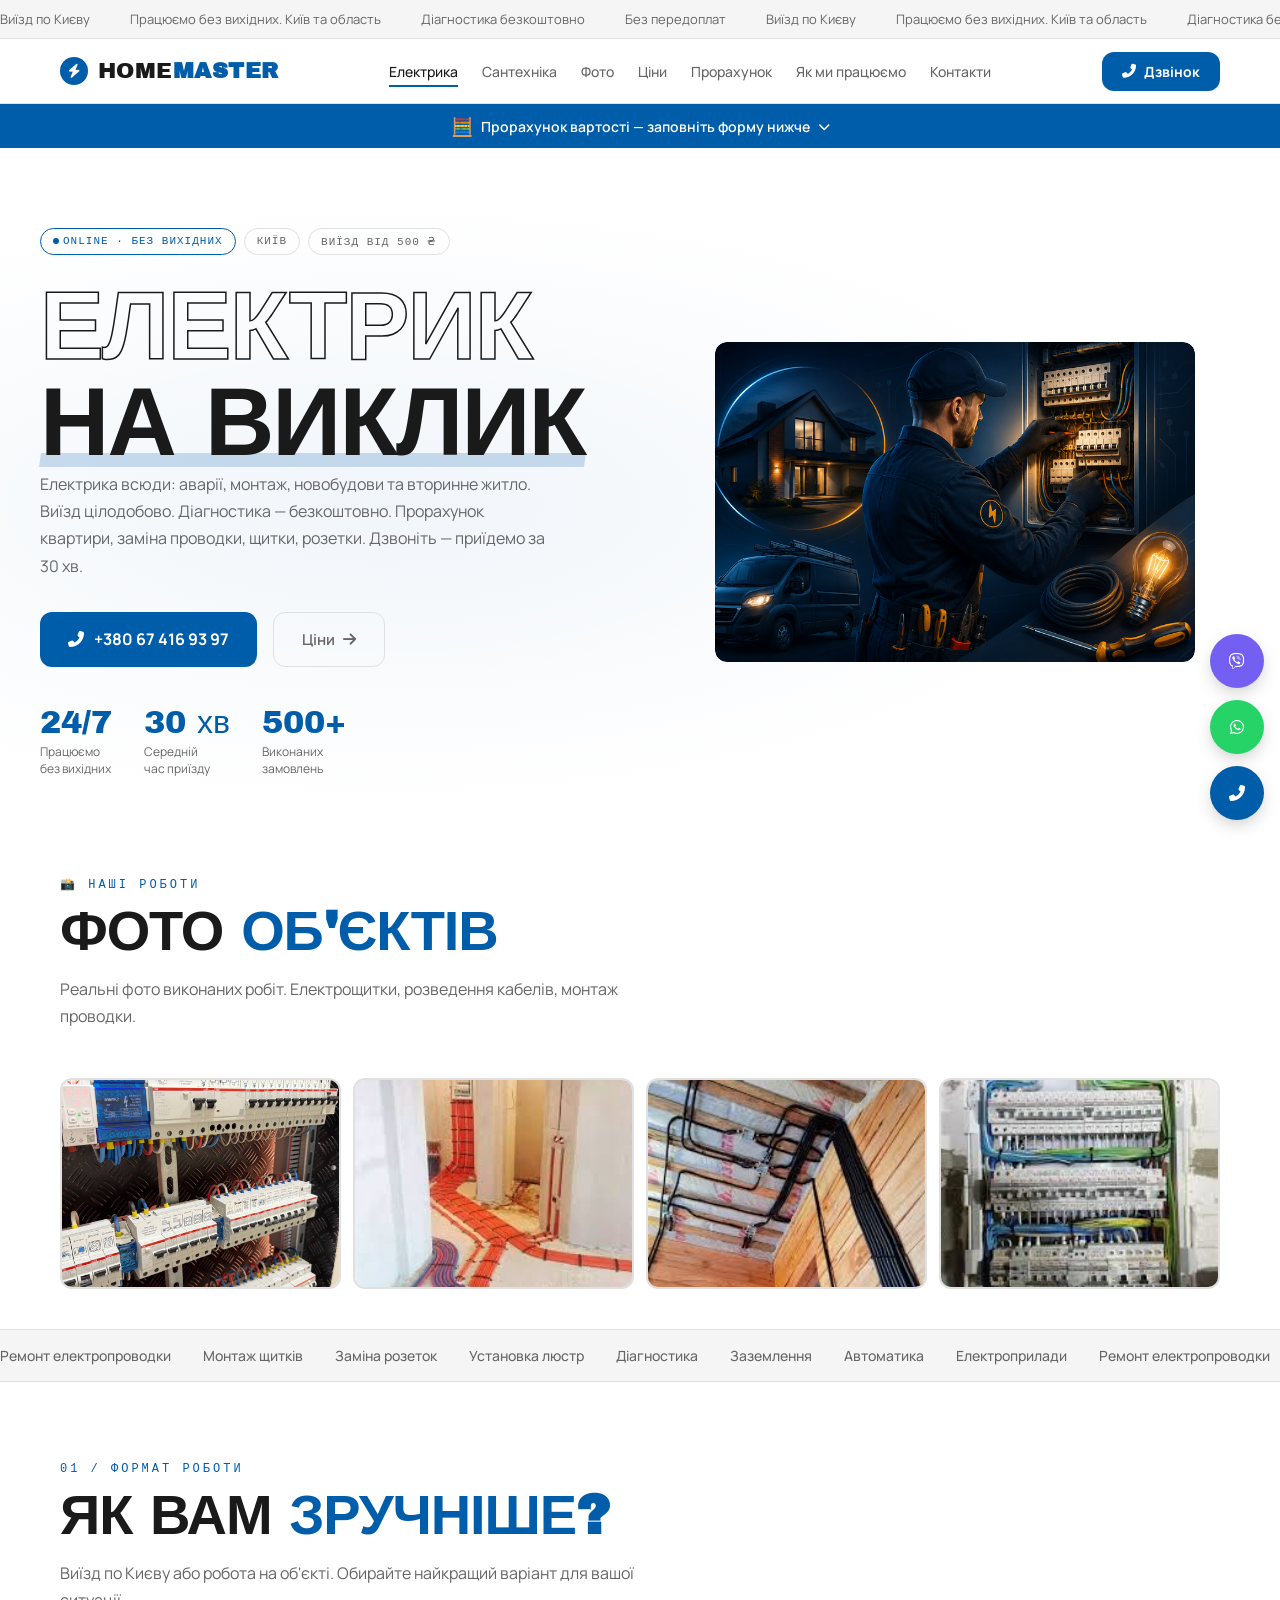
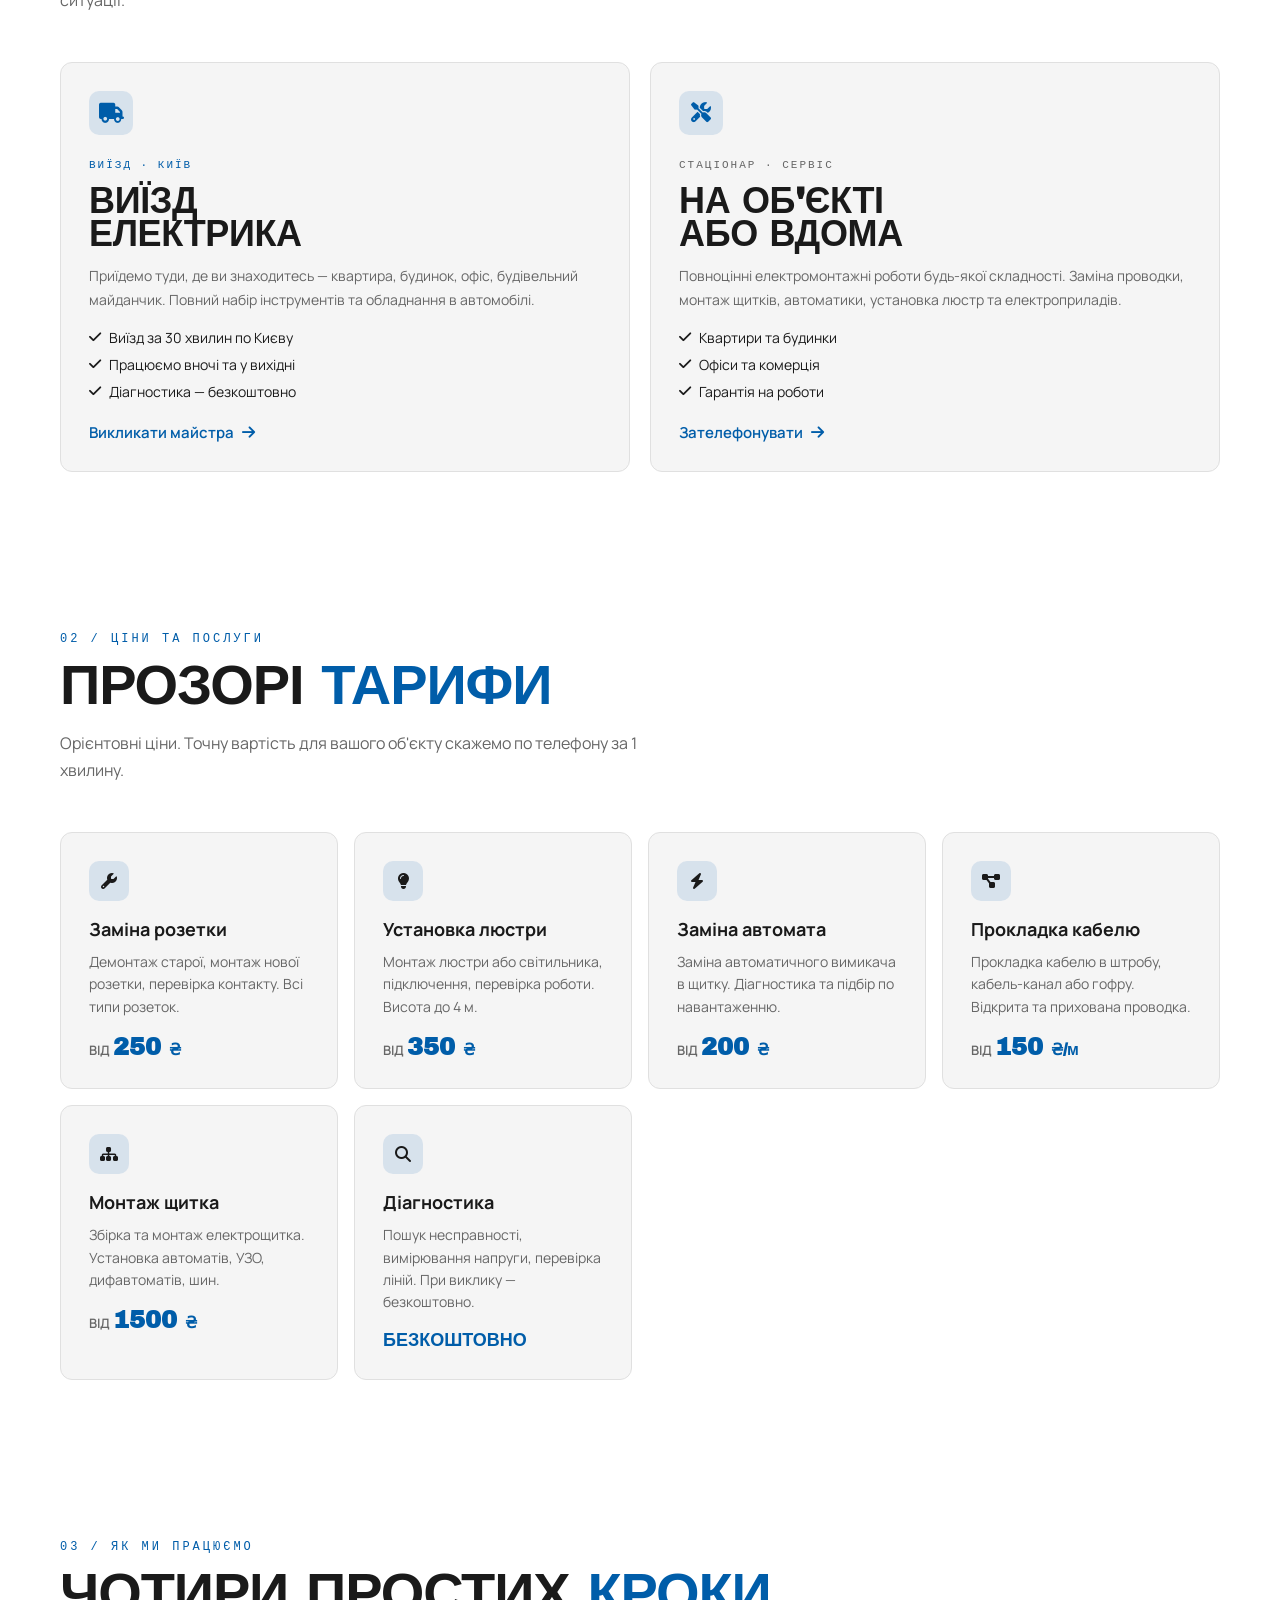
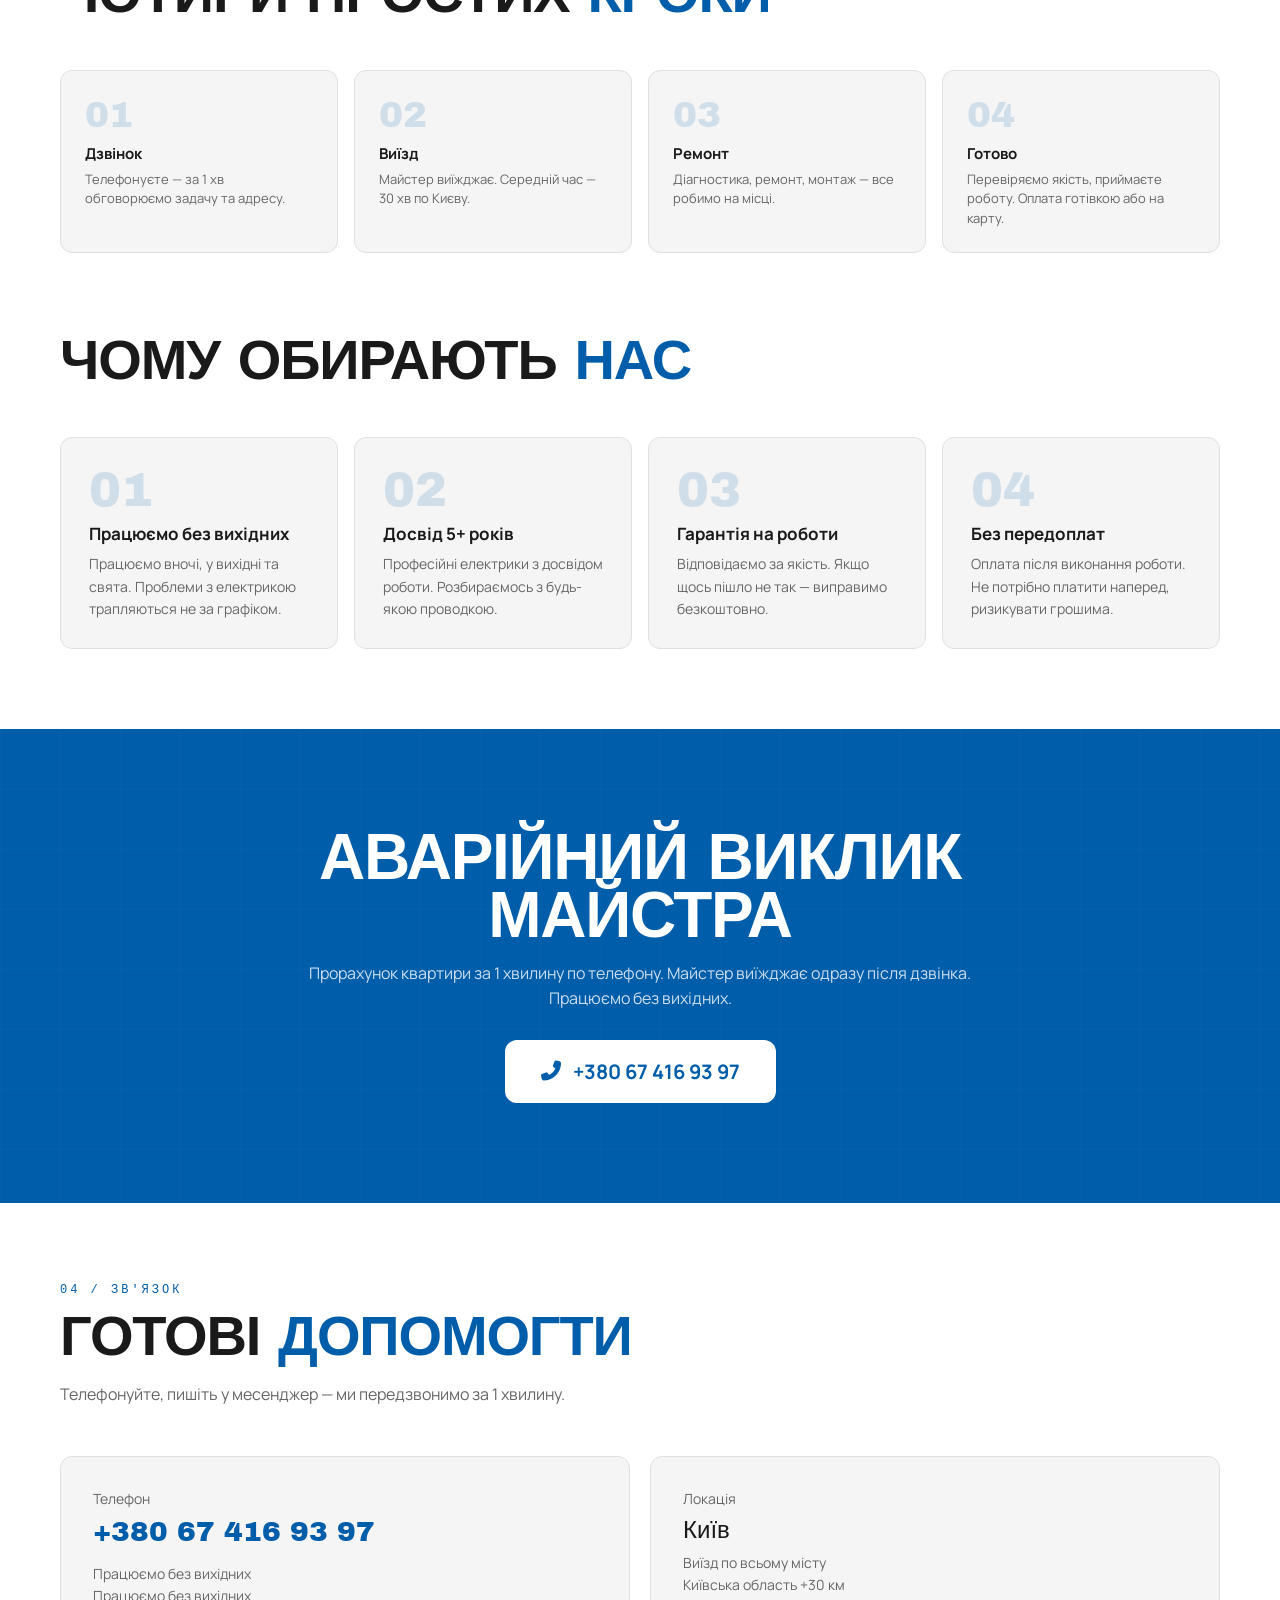
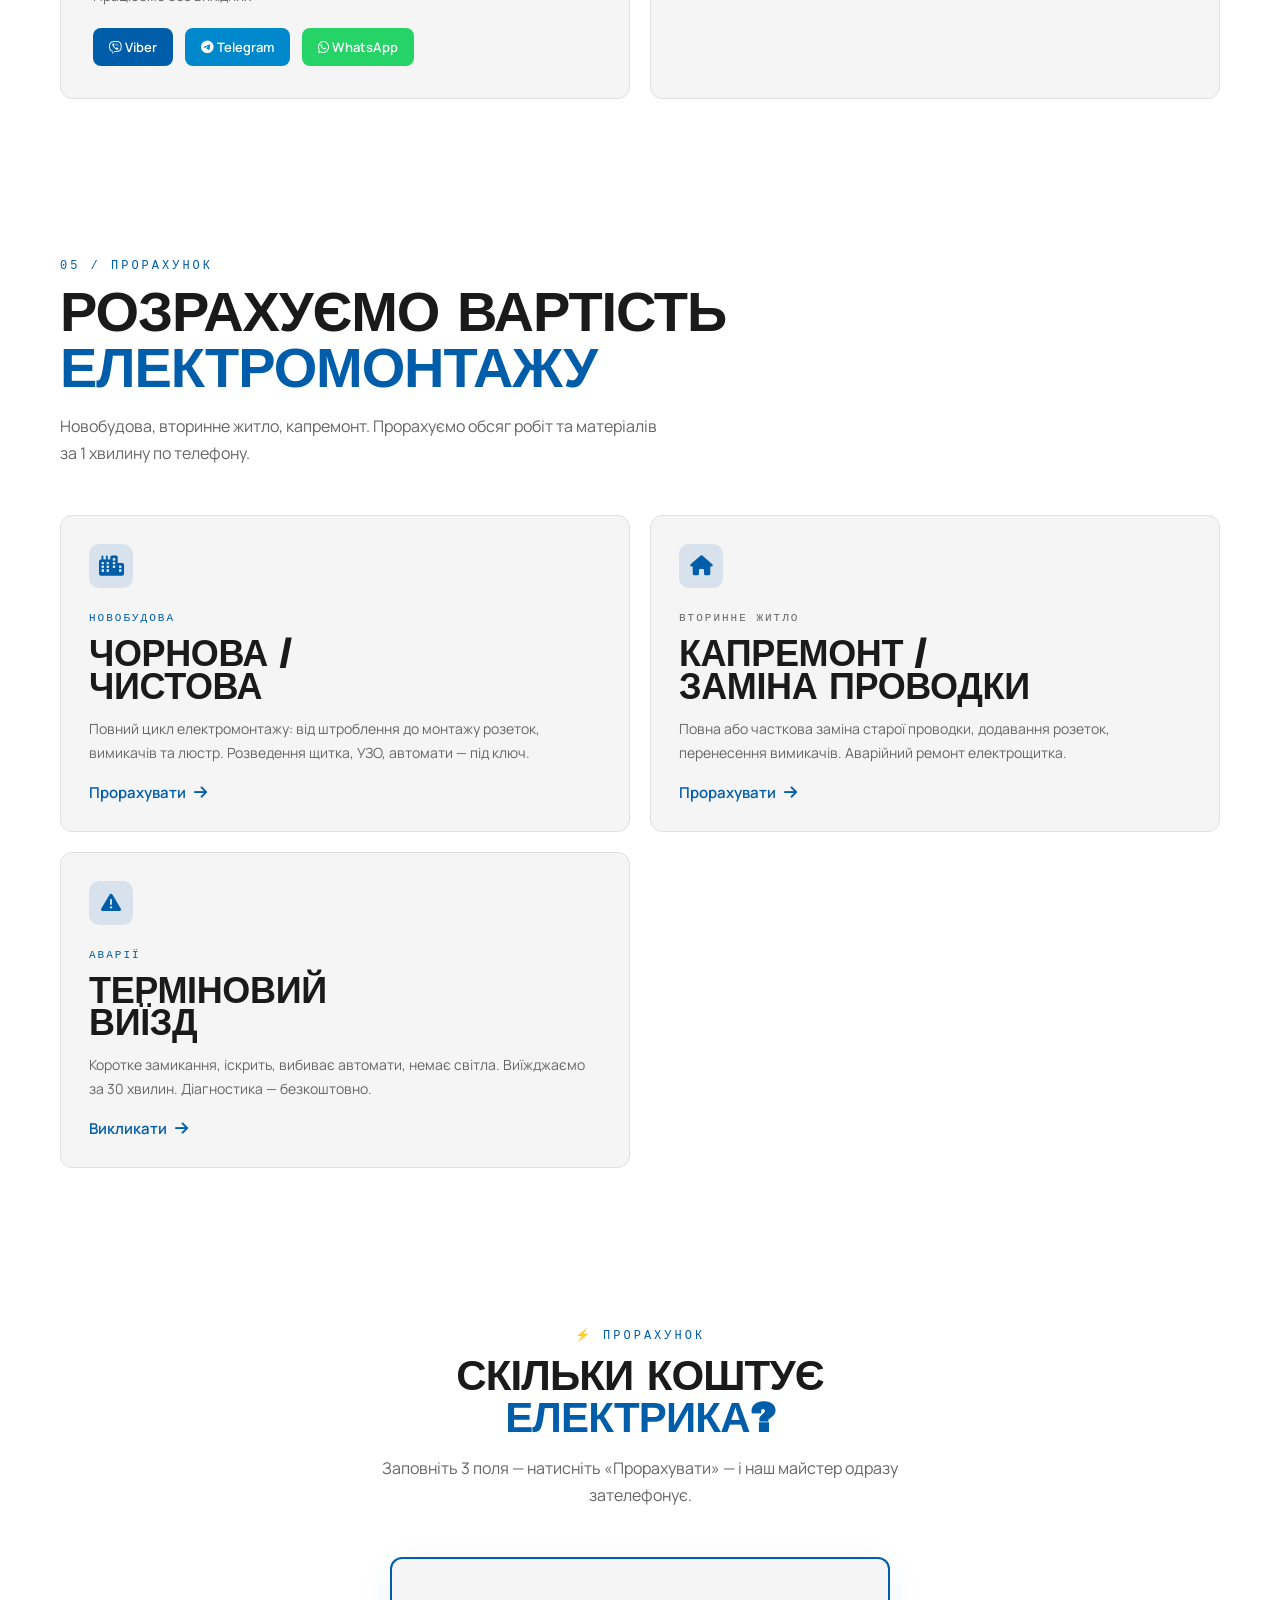
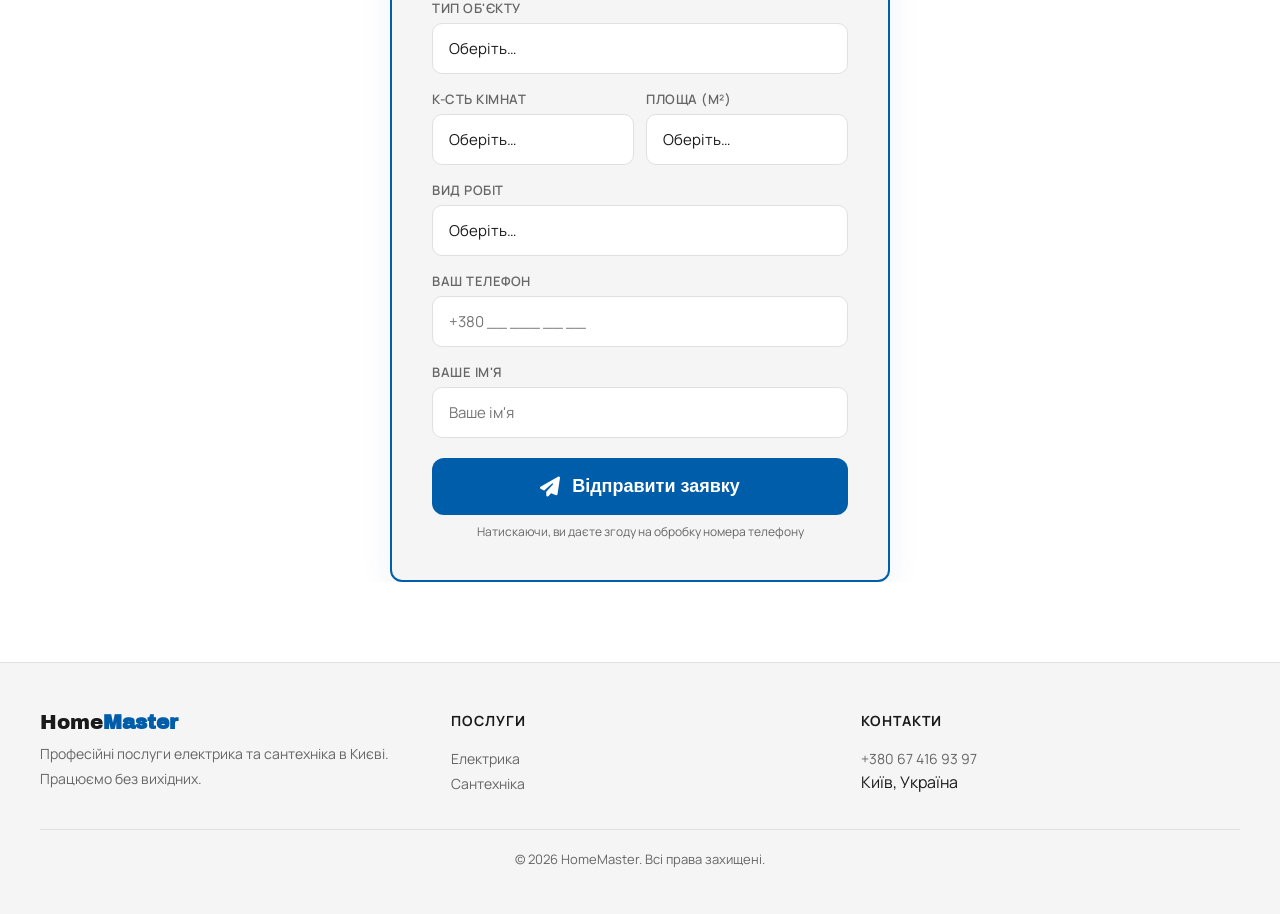
<file: index.html>
<!DOCTYPE html>
<html lang="uk">
<head>
  <meta charset="UTF-8">
  <meta name="viewport" content="width=device-width, initial-scale=1.0">
  <title>Електрик у Києві — HomeMaster | Послуги електрика</title>
  <meta name="description" content="Послуги електрика в Києві. Заміна проводки, монтаж щитків, ремонт розеток, виклик електрика. +380674169397">
  <link rel="icon" type="image/svg+xml" href="data:image/svg+xml,<svg xmlns='http://www.w3.org/2000/svg' viewBox='0 0 100 100'><text y='.9em' font-size='90'>⚡</text></svg>">
  <link rel="preconnect" href="https://fonts.googleapis.com">
  <link rel="preconnect" href="https://fonts.gstatic.com" crossorigin>
  <link href="https://fonts.googleapis.com/css2?family=Archivo+Black&family=Manrope:wght@300;400;500;600;700;800&display=swap" rel="stylesheet">
  <link rel="stylesheet" href="https://cdnjs.cloudflare.com/ajax/libs/font-awesome/6.5.0/css/all.min.css">
  <link rel="stylesheet" href="global.css?v=3">
  <!-- Schema.org -->
  <script type="application/ld+json">
  {"@context":"https://schema.org","@type":"Electrician","name":"HomeMaster — Електрик Київ","telephone":"+380674169397","url":"https://alexmoldova.github.io/homester","areaServed":"Київ","openingHours":"Mo-Su 00:00-23:59","priceRange":"₴"}
  </script>
</head>
<body>

<!-- TOP BAR -->
<div class="top-bar">
  <div class="top-bar-track">
    <span>Виїзд по Києву</span>
    <span>Працюємо без вихідних. Київ та область</span>
    <span>Діагностика безкоштовно</span>
    <span>Без передоплат</span>
    <span>Виїзд по Києву</span>
    <span>Працюємо без вихідних. Київ та область</span>
    <span>Діагностика безкоштовно</span>
    <span>Без передоплат</span>
  </div>
</div>

<!-- NAV -->
<nav class="nav">
  <div class="nav-inner">
    <a href="index.html" class="logo">
      <div class="logo-mark"><i class="fas fa-bolt"></i></div>
      <span>Home<b style="color:var(--accent)">Master</b></span>
    </a>
    <ul class="nav-links">
      <li><a href="index.html" class="active">Електрика</a></li>
      <li><a href="santehnika.html">Сантехніка</a></li>
      <li><a href="index.html#gallery">Фото</a></li>
      <li><a href="index.html#prices">Ціни</a></li>
      <li><a href="index.html#estimate">Прорахунок</a></li>
      <li><a href="index.html#process">Як ми працюємо</a></li>
      <li><a href="index.html#contacts">Контакти</a></li>
    </ul>
    <a href="tel:+380674169397" class="nav-cta">
      <i class="fas fa-phone-alt"></i> <span>Дзвінок</span>
    </a>
  </div>
</nav>
<!-- STICKY CALC BAR -->
<div class="sticky-calc-bar">
  <a href="#calc-section-head">
    <span class="sticky-calc-icon">🧮</span>
    <span>Прорахунок вартості — заповніть форму нижче</span>
    <span class="sticky-calc-arrow"><i class="fas fa-chevron-down"></i></span>
  </a>
</div>


<!-- HERO -->
<section class="hero">
  <div class="hero-bg"></div>
  <div class="hero-inner">
    <div>
      <div class="hero-badges">
        <span class="hero-badge on"><span class="hero-badge-dot"></span>ONLINE · без вихідних</span>
        <span class="hero-badge">КИЇВ</span>
        <span class="hero-badge">ВИЇЗД ВІД 500 ₴</span>
      </div>
      <h1>
        <span class="stroke">ЕЛЕКТРИК</span>
        <span class="underline accent">НА ВИКЛИК</span>
      </h1>
      <p class="hero-lead">Електрика всюди: аварії, монтаж, новобудови та вторинне житло. Виїзд цілодобово. Діагностика — безкоштовно. Прорахунок квартири, заміна проводки, щитки, розетки. Дзвоніть — приїдемо за 30 хв.</p>
      <div class="hero-ctas">
        <a href="tel:+380674169397" class="btn-accent">
          <i class="fas fa-phone-alt"></i> +380 67 416 93 97
        </a>
        <a href="#prices" class="btn-ghost">
          Ціни <i class="fas fa-arrow-right"></i>
        </a>
      </div>
      <div class="hero-stats">
        <div>
          <div class="hero-stat-num">24/7</div>
          <div class="hero-stat-label">Працюємо<br>без вихідних</div>
        </div>
        <div>
          <div class="hero-stat-num">30 хв</div>
          <div class="hero-stat-label">Середній<br>час приїзду</div>
        </div>
        <div>
          <div class="hero-stat-num">500+</div>
          <div class="hero-stat-label">Виконаних<br>замовлень</div>
        </div>
      </div>
    </div>
    <div class="hero-visual">
      <div class="hero-photo-wrap">
        <img src="images/electrik-hero.png" alt="Електрик у Києві — HomeMaster" class="hero-photo">
      </div>
    </div>
  </div>
</section>

<!-- GALLERY -->
<section class="section" style="padding-top:20px;padding-bottom:40px" id="gallery">
  <div class="container">
    <div class="section-head">
      <div class="section-num">📸 НАШІ РОБОТИ</div>
      <h2 class="section-title">Фото <span class="accent">об'єктів</span></h2>
      <p class="section-desc">Реальні фото виконаних робіт. Електрощитки, розведення кабелів, монтаж проводки.</p>
    </div>
    <div class="gallery-grid">
      <div class="gallery-item">
        <img src="images/electrik/01.jpg" alt="Електрощиток ABB з автоматами та ПЗВ" loading="lazy">
      </div>
      <div class="gallery-item">
        <img src="images/electrik/02.jpg" alt="Розведення кабелів по підлозі в гофрі" loading="lazy">
      </div>
      <div class="gallery-item">
        <img src="images/electrik/03.jpg" alt="Монтаж проводки під стелею в дерев'яному будинку" loading="lazy">
      </div>
      <div class="gallery-item">
        <img src="images/electrik/04.jpg" alt="Збірка розподільчого щита з автоматами" loading="lazy">
      </div>
    </div>
  </div>
</section>

<!-- MARQUEE -->
<div class="marquee">
  <div class="marquee-track">
    <span class="marquee-item">Ремонт електропроводки</span>
    <span class="marquee-item">Монтаж щитків</span>
    <span class="marquee-item">Заміна розеток</span>
    <span class="marquee-item">Установка люстр</span>
    <span class="marquee-item">Діагностика</span>
    <span class="marquee-item">Заземлення</span>
    <span class="marquee-item">Автоматика</span>
    <span class="marquee-item">Електроприлади</span>
    <span class="marquee-item">Ремонт електропроводки</span>
    <span class="marquee-item">Монтаж щитків</span>
    <span class="marquee-item">Заміна розеток</span>
    <span class="marquee-item">Установка люстр</span>
    <span class="marquee-item">Діагностика</span>
    <span class="marquee-item">Заземлення</span>
    <span class="marquee-item">Автоматика</span>
    <span class="marquee-item">Електроприлади</span>
  </div>
</div>

<!-- SERVICES -->
<section class="section" id="formats">
  <div class="container">
    <div class="section-head">
      <div class="section-num">01 / ФОРМАТ РОБОТИ</div>
      <h2 class="section-title">Як вам <span class="accent">зручніше?</span></h2>
      <p class="section-desc">Виїзд по Києву або робота на об'єкті. Обирайте найкращий варіант для вашої ситуації.</p>
    </div>
    <div class="formats">
      <div class="format">
        <div class="format-content">
          <div class="format-icon-wrap"><i class="fas fa-truck" style="font-size:20px;color:var(--accent)"></i></div>
          <div class="format-head"><span class="format-tag">ВИЇЗД · КИЇВ</span></div>
          <div class="format-body">
            <h3>Виїзд<br>електрика</h3>
            <p class="format-text">Приїдемо туди, де ви знаходитесь — квартира, будинок, офіс, будівельний майданчик. Повний набір інструментів та обладнання в автомобілі.</p>
            <ul class="format-features">
              <li><i class="fas fa-check"></i> Виїзд за 30 хвилин по Києву</li>
              <li><i class="fas fa-check"></i> Працюємо вночі та у вихідні</li>
              <li><i class="fas fa-check"></i> Діагностика — безкоштовно</li>
            </ul>
            <a href="tel:+380674169397" class="format-cta">Викликати майстра <i class="fas fa-arrow-right"></i></a>
          </div>
        </div>
      </div>
      <div class="format">
        <div class="format-content">
          <div class="format-icon-wrap"><i class="fas fa-tools" style="font-size:20px;color:var(--accent)"></i></div>
          <div class="format-head"><span class="format-tag alt">СТАЦІОНАР · СЕРВІС</span></div>
          <div class="format-body">
            <h3>На об'єкті<br>або вдома</h3>
            <p class="format-text">Повноцінні електромонтажні роботи будь-якої складності. Заміна проводки, монтаж щитків, автоматики, установка люстр та електроприладів.</p>
            <ul class="format-features">
              <li><i class="fas fa-check"></i> Квартири та будинки</li>
              <li><i class="fas fa-check"></i> Офіси та комерція</li>
              <li><i class="fas fa-check"></i> Гарантія на роботи</li>
            </ul>
            <a href="tel:+380674169397" class="format-cta">Зателефонувати <i class="fas fa-arrow-right"></i></a>
          </div>
        </div>
      </div>
    </div>
  </div>
</section>

<!-- PRICES -->
<section class="section" id="prices">
  <div class="container">
    <div class="section-head">
      <div class="section-num">02 / ЦІНИ ТА ПОСЛУГИ</div>
      <h2 class="section-title">Прозорі <span class="accent">тарифи</span></h2>
      <p class="section-desc">Орієнтовні ціни. Точну вартість для вашого об'єкту скажемо по телефону за 1 хвилину.</p>
    </div>
    <div class="services-grid">
      <div class="service">
        <div class="service-icon"><i class="fas fa-wrench"></i></div>
        <h3>Заміна розетки</h3>
        <p>Демонтаж старої, монтаж нової розетки, перевірка контакту. Всі типи розеток.</p>
        <div class="service-price">ВІД <b>250 <span>₴</span></b></div>
      </div>
      <div class="service">
        <div class="service-icon"><i class="fas fa-lightbulb"></i></div>
        <h3>Установка люстри</h3>
        <p>Монтаж люстри або світильника, підключення, перевірка роботи. Висота до 4 м.</p>
        <div class="service-price">ВІД <b>350 <span>₴</span></b></div>
      </div>
      <div class="service">
        <div class="service-icon"><i class="fas fa-bolt"></i></div>
        <h3>Заміна автомата</h3>
        <p>Заміна автоматичного вимикача в щитку. Діагностика та підбір по навантаженню.</p>
        <div class="service-price">ВІД <b>200 <span>₴</span></b></div>
      </div>
      <div class="service">
        <div class="service-icon"><i class="fas fa-project-diagram"></i></div>
        <h3>Прокладка кабелю</h3>
        <p>Прокладка кабелю в штробу, кабель-канал або гофру. Відкрита та прихована проводка.</p>
        <div class="service-price">ВІД <b>150 <span>₴/м</span></b></div>
      </div>
      <div class="service">
        <div class="service-icon"><i class="fas fa-sitemap"></i></div>
        <h3>Монтаж щитка</h3>
        <p>Збірка та монтаж електрощитка. Установка автоматів, УЗО, дифавтоматів, шин.</p>
        <div class="service-price">ВІД <b>1500 <span>₴</span></b></div>
      </div>
      <div class="service">
        <div class="service-icon"><i class="fas fa-search"></i></div>
        <h3>Діагностика</h3>
        <p>Пошук несправності, вимірювання напруги, перевірка ліній. При виклику — безкоштовно.</p>
        <div class="service-price"><b style="font-size:18px;color:var(--accent)">БЕЗКОШТОВНО</b></div>
      </div>
    </div>
  </div>
</section>

<!-- PROCESS -->
<section class="section" id="process">
  <div class="container">
    <div class="section-head">
      <div class="section-num">03 / ЯК МИ ПРАЦЮЄМО</div>
      <h2 class="section-title">Чотири простих <span class="accent">кроки</span></h2>
    </div>
    <div class="process-grid">
      <div class="process-step">
        <div class="process-num">01</div>
        <h4>Дзвінок</h4>
        <p>Телефонуєте — за 1 хв обговорюємо задачу та адресу.</p>
      </div>
      <div class="process-step">
        <div class="process-num">02</div>
        <h4>Виїзд</h4>
        <p>Майстер виїжджає. Середній час — 30 хв по Києву.</p>
      </div>
      <div class="process-step">
        <div class="process-num">03</div>
        <h4>Ремонт</h4>
        <p>Діагностика, ремонт, монтаж — все робимо на місці.</p>
      </div>
      <div class="process-step">
        <div class="process-num">04</div>
        <h4>Готово</h4>
        <p>Перевіряємо якість, приймаєте роботу. Оплата готівкою або на карту.</p>
      </div>
    </div>
  </div>
</section>

<!-- ADVANTAGES -->
<section class="section" style="padding-top:0">
  <div class="container">
    <div class="section-head">
      <h2 class="section-title">Чому обирають <span class="accent">нас</span></h2>
    </div>
    <div class="advantage-grid">
      <div class="advantage">
        <div class="advantage-num">01</div>
        <h4>Працюємо без вихідних</h4>
        <p>Працюємо вночі, у вихідні та свята. Проблеми з електрикою трапляються не за графіком.</p>
      </div>
      <div class="advantage">
        <div class="advantage-num">02</div>
        <h4>Досвід 5+ років</h4>
        <p>Професійні електрики з досвідом роботи. Розбираємось з будь-якою проводкою.</p>
      </div>
      <div class="advantage">
        <div class="advantage-num">03</div>
        <h4>Гарантія на роботи</h4>
        <p>Відповідаємо за якість. Якщо щось пішло не так — виправимо безкоштовно.</p>
      </div>
      <div class="advantage">
        <div class="advantage-num">04</div>
        <h4>Без передоплат</h4>
        <p>Оплата після виконання роботи. Не потрібно платити наперед, ризикувати грошима.</p>
      </div>
    </div>
  </div>
</section>

<!-- CTA BAND -->
<div class="cta-band">
  <div class="cta-band-inner">
    <h2>Аварійний виклик<br>майстра</h2>
    <p>Прорахунок квартири за 1 хвилину по телефону. Майстер виїжджає одразу після дзвінка. Працюємо без вихідних.</p>
    <a href="tel:+380674169397" class="cta-phone">
      <i class="fas fa-phone-alt"></i> +380 67 416 93 97
    </a>
  </div>
</div>

<!-- CONTACTS -->
<section class="section" id="contacts">
  <div class="container">
    <div class="section-head">
      <div class="section-num">04 / ЗВ'ЯЗОК</div>
      <h2 class="section-title">Готові <span class="accent">допомогти</span></h2>
      <p class="section-desc">Телефонуйте, пишіть у месенджер — ми передзвонимо за 1 хвилину.</p>
    </div>
    <div style="display:grid;grid-template-columns:1fr 1fr;gap:20px">
      <div style="background:var(--bg2);padding:32px;border-radius:var(--radius);border:1px solid var(--line)">
        <div style="font-size:14px;color:var(--text2);margin-bottom:8px">Телефон</div>
        <a href="tel:+380674169397" style="font-family:var(--font-d);font-size:28px;color:var(--accent)">+380 67 416 93 97</a>
        <div style="font-size:14px;color:var(--text2);margin-top:16px;line-height:1.6">
          <div>Працюємо без вихідних</div>
          <div>Працюємо без вихідних</div>
        </div>
        <div style="margin-top:20px;display:flex;gap:12px">
          <a href="viber://chat?number=380674169397" style="padding:10px 16px;background:var(--accent);color:#fff;border-radius:8px;font-size:13px;font-weight:600"><i class="fab fa-viber"></i> Viber</a>
          <a href="https://t.me/+380674169397" style="padding:10px 16px;background:#0088cc;color:#fff;border-radius:8px;font-size:13px;font-weight:600"><i class="fab fa-telegram-plane"></i> Telegram</a>
          <a href="https://wa.me/380674169397" style="padding:10px 16px;background:#25d366;color:#fff;border-radius:8px;font-size:13px;font-weight:600"><i class="fab fa-whatsapp"></i> WhatsApp</a>
        </div>
      </div>
      <div style="background:var(--bg2);padding:32px;border-radius:var(--radius);border:1px solid var(--line)">
        <div style="font-size:14px;color:var(--text2);margin-bottom:8px">Локація</div>
        <div style="font-family:var(--font-d);font-size:24px;color:var(--text);margin-bottom:8px">Київ</div>
        <div style="font-size:14px;color:var(--text2);line-height:1.6">
          <div>Виїзд по всьому місту</div>
          <div>Київська область +30 км</div>
        </div>
      </div>
    </div>
  </div>
</section>

<!-- SECTION: ПРОРАХУНОК КВАРТИРИ -->
<section class="section" id="estimate">
  <div class="container">
    <div class="section-head">
      <div class="section-num">05 / ПРОРАХУНОК</div>
      <h2 class="section-title">Розрахуємо вартість<br><span class="accent">електромонтажу</span></h2>
      <p class="section-desc">Новобудова, вторинне житло, капремонт. Прорахуємо обсяг робіт та матеріалів за 1 хвилину по телефону.</p>
    </div>
    <div class="formats">
      <div class="format">
        <div class="format-content">
          <div class="format-icon-wrap"><i class="fas fa-city" style="font-size:20px;color:var(--accent)"></i></div>
          <div class="format-head"><span class="format-tag">НОВОБУДОВА</span></div>
          <div class="format-body">
            <h3>Чорнова /<br>чистова</h3>
            <p class="format-text">Повний цикл електромонтажу: від штроблення до монтажу розеток, вимикачів та люстр. Розведення щитка, УЗО, автомати — під ключ.</p>
            <a href="tel:+380674169397" class="format-cta">Прорахувати <i class="fas fa-arrow-right"></i></a>
          </div>
        </div>
      </div>
      <div class="format">
        <div class="format-content">
          <div class="format-icon-wrap"><i class="fas fa-home" style="font-size:20px;color:var(--accent)"></i></div>
          <div class="format-head"><span class="format-tag alt">ВТОРИННЕ ЖИТЛО</span></div>
          <div class="format-body">
            <h3>Капремонт /<br>заміна проводки</h3>
            <p class="format-text">Повна або часткова заміна старої проводки, додавання розеток, перенесення вимикачів. Аварійний ремонт електрощитка.</p>
            <a href="tel:+380674169397" class="format-cta">Прорахувати <i class="fas fa-arrow-right"></i></a>
          </div>
        </div>
      </div>
      <div class="format">
        <div class="format-content">
          <div class="format-icon-wrap"><i class="fas fa-exclamation-triangle" style="font-size:20px;color:var(--accent)"></i></div>
          <div class="format-head"><span class="format-tag">АВАРІЇ</span></div>
          <div class="format-body">
            <h3>Терміновий<br>виїзд</h3>
            <p class="format-text">Коротке замикання, іскрить, вибиває автомати, немає світла. Виїжджаємо за 30 хвилин. Діагностика — безкоштовно.</p>
            <a href="tel:+380674169397" class="format-cta">Викликати <i class="fas fa-arrow-right"></i></a>
          </div>
        </div>
      </div>
    </div>
  </div>
</section>

<!-- SECTION: КАЛЬКУЛЯТОР ПРОРАХУНКУ (електрика) -->
<section class="section">
  <div class="container">
    <div class="section-head" style="text-align:center">
      <div class="section-num">⚡ ПРОРАХУНОК</div>
      <h2 class="section-title" id="calc-section-head" style="font-size:clamp(28px,4vw,42px)">Скільки коштує<br><span class="accent">електрика?</span></h2>
      <p class="section-desc" style="margin:0 auto">Заповніть 3 поля — натисніть «Прорахувати» — і наш майстер одразу зателефонує.</p>
    </div>
    <div class="calc-section">
<form id="calc-form" class="calc-form" action="https://api.web3forms.com/submit" method="POST">
      <input type="hidden" name="access_key" value="YOUR_WEB3FORMS_KEY">
      <input type="hidden" name="subject" value="Нова заявка з HomeMaster — Електрика">
      <input type="hidden" name="redirect" value="false">
      <input type="hidden" name="from_name" value="HomeMaster">
      <input type="hidden" name="service" value="електрика">

      <div class="calc-field">
        <label>Тип об'єкту</label>
        <select name="object_type" required>
          <option value="">Оберіть…</option>
          <option value="Квартира">Квартира</option>
          <option value="Приватний будинок">Приватний будинок</option>
          <option value="Офіс / комерція">Офіс / комерція</option>
          <option value="Новобудова (чорнова)">Новобудова (чорнова)</option>
        </select>
      </div>
      <div class="calc-row">
        <div class="calc-field">
          <label>К-сть кімнат</label>
          <select name="rooms" required>
            <option value="">Оберіть…</option>
            <option value="1-кімнатна">1-кімнатна</option>
            <option value="2-кімнатна">2-кімнатна</option>
            <option value="3-кімнатна">3-кімнатна</option>
            <option value="4+ кімнат">4+ кімнат</option>
          </select>
        </div>
        <div class="calc-field">
          <label>Площа (м²)</label>
          <select name="area" required>
            <option value="">Оберіть…</option>
            <option value="до 50">до 50 м²</option>
            <option value="50-80">50–80 м²</option>
            <option value="80-120">80–120 м²</option>
            <option value="120+">120+ м²</option>
          </select>
        </div>
      </div>
      <div class="calc-field">
        <label>Вид робіт</label>
        <select name="work_type" required>
          <option value="">Оберіть…</option>
          <option value="Повний електромонтаж">Повний електромонтаж під ключ</option>
          <option value="Часткова заміна проводки">Часткова заміна проводки</option>
          <option value="Аварійний ремонт">Аварійний ремонт</option>
          <option value="Монтаж щитка + автомати">Монтаж щитка + автомати</option>
        </select>
      </div>
      <div class="calc-field">
        <label>Ваш телефон</label>
        <input type="tel" name="phone" placeholder="+380 __ ___ __ __" required>
      </div>
      <div class="calc-field">
        <label>Ваше ім'я</label>
        <input type="text" name="name" placeholder="Ваше ім'я" required>
      </div>
      <div class="calc-result" id="calc-result" style="display:none">
        <div class="price">✅ Заявку відправлено!</div>
        <div class="note">Майстер зателефонує вам за 1 хвилину.</div>
      </div>
      <button type="submit" class="calc-submit">
        <i class="fas fa-paper-plane"></i> Відправити заявку
      </button>
      <div style="text-align:center;margin-top:8px;font-size:12px;color:var(--text2)">Натискаючи, ви даєте згоду на обробку номера телефону</div>
    </form>

    <script>
    document.getElementById('calc-form').addEventListener('submit', async function(e) {
      e.preventDefault();
      const form = e.target;
      const btn = form.querySelector('.calc-submit');
      btn.innerHTML = '<i class="fas fa-spinner fa-spin"></i> Відправляємо…';
      btn.disabled = true;
      
      const formData = new FormData(form);
      try {
        const resp = await fetch(form.action, { method: 'POST', body: formData });
        const data = await resp.json();
        if (data.success) {
          document.getElementById('calc-result').style.display = 'block';
          form.querySelector('.calc-submit').style.display = 'none';
          // Автодзвінок (опціонально)
          setTimeout(() => { window.location.href = 'tel:+380674169397'; }, 1500);
        } else {
          alert('Помилка. Зателефонуйте нам: +380 67 416 93 97');
          btn.innerHTML = '<i class="fas fa-paper-plane"></i> Відправити заявку';
          btn.disabled = false;
        }
      } catch(err) {
        alert('Помилка. Зателефонуйте нам: +380 67 416 93 97');
        btn.innerHTML = '<i class="fas fa-paper-plane"></i> Відправити заявку';
        btn.disabled = false;
      }
    });
    </script>
  </div>
  </div>
</section>

<!-- FOOTER -->
<footer class="footer">
  <div class="footer-inner">
    <div>
      <div class="footer-brand">Home<b class="accent">Master</b></div>
      <p style="margin-top:8px">Професійні послуги електрика та сантехніка в Києві. Працюємо без вихідних.</p>
    </div>
    <div>
      <h4>Послуги</h4>
      <a href="index.html">Електрика</a><br>
      <a href="santehnika.html">Сантехніка</a>
    </div>
    <div>
      <h4>Контакти</h4>
      <a href="tel:+380674169397">+380 67 416 93 97</a><br>
      <span>Київ, Україна</span>
    </div>
  </div>
  <div class="footer-bottom">
    &copy; 2026 HomeMaster. Всі права захищені.
  </div>
</footer>

<!-- FLOATING CONTACTS -->
<div class="float-contacts">
  <a href="viber://chat?number=380674169397" class="float-btn float-btn-viber" aria-label="Написати у Viber">
    <span class="float-btn-tooltip">Написати у Viber</span>
    <i class="fab fa-viber"></i>
  </a>
  <a href="https://wa.me/380674169397" class="float-btn float-btn-whatsapp" aria-label="Написати у WhatsApp" target="_blank" rel="noopener">
    <span class="float-btn-tooltip">Написати у WhatsApp</span>
    <i class="fab fa-whatsapp"></i>
  </a>
  <a href="tel:+380674169397" class="float-btn float-btn-call" aria-label="Зателефонувати">
    <span class="float-btn-tooltip">Зателефонувати</span>
    <i class="fas fa-phone-alt"></i>
  </a>
</div>

<!-- MOBILE BOTTOM CALL BAR -->
<div class="mobile-call-bar">
  <a href="tel:+380674169397">
    <div class="bar-icon"><i class="fas fa-phone-alt"></i></div>
    <div class="bar-text">
      <span class="bar-label">Аварійний виклик</span>
      <span class="bar-phone">+380 67 416 93 97</span>
    </div>
  </a>
</div>

  </body>
</html>
</file>
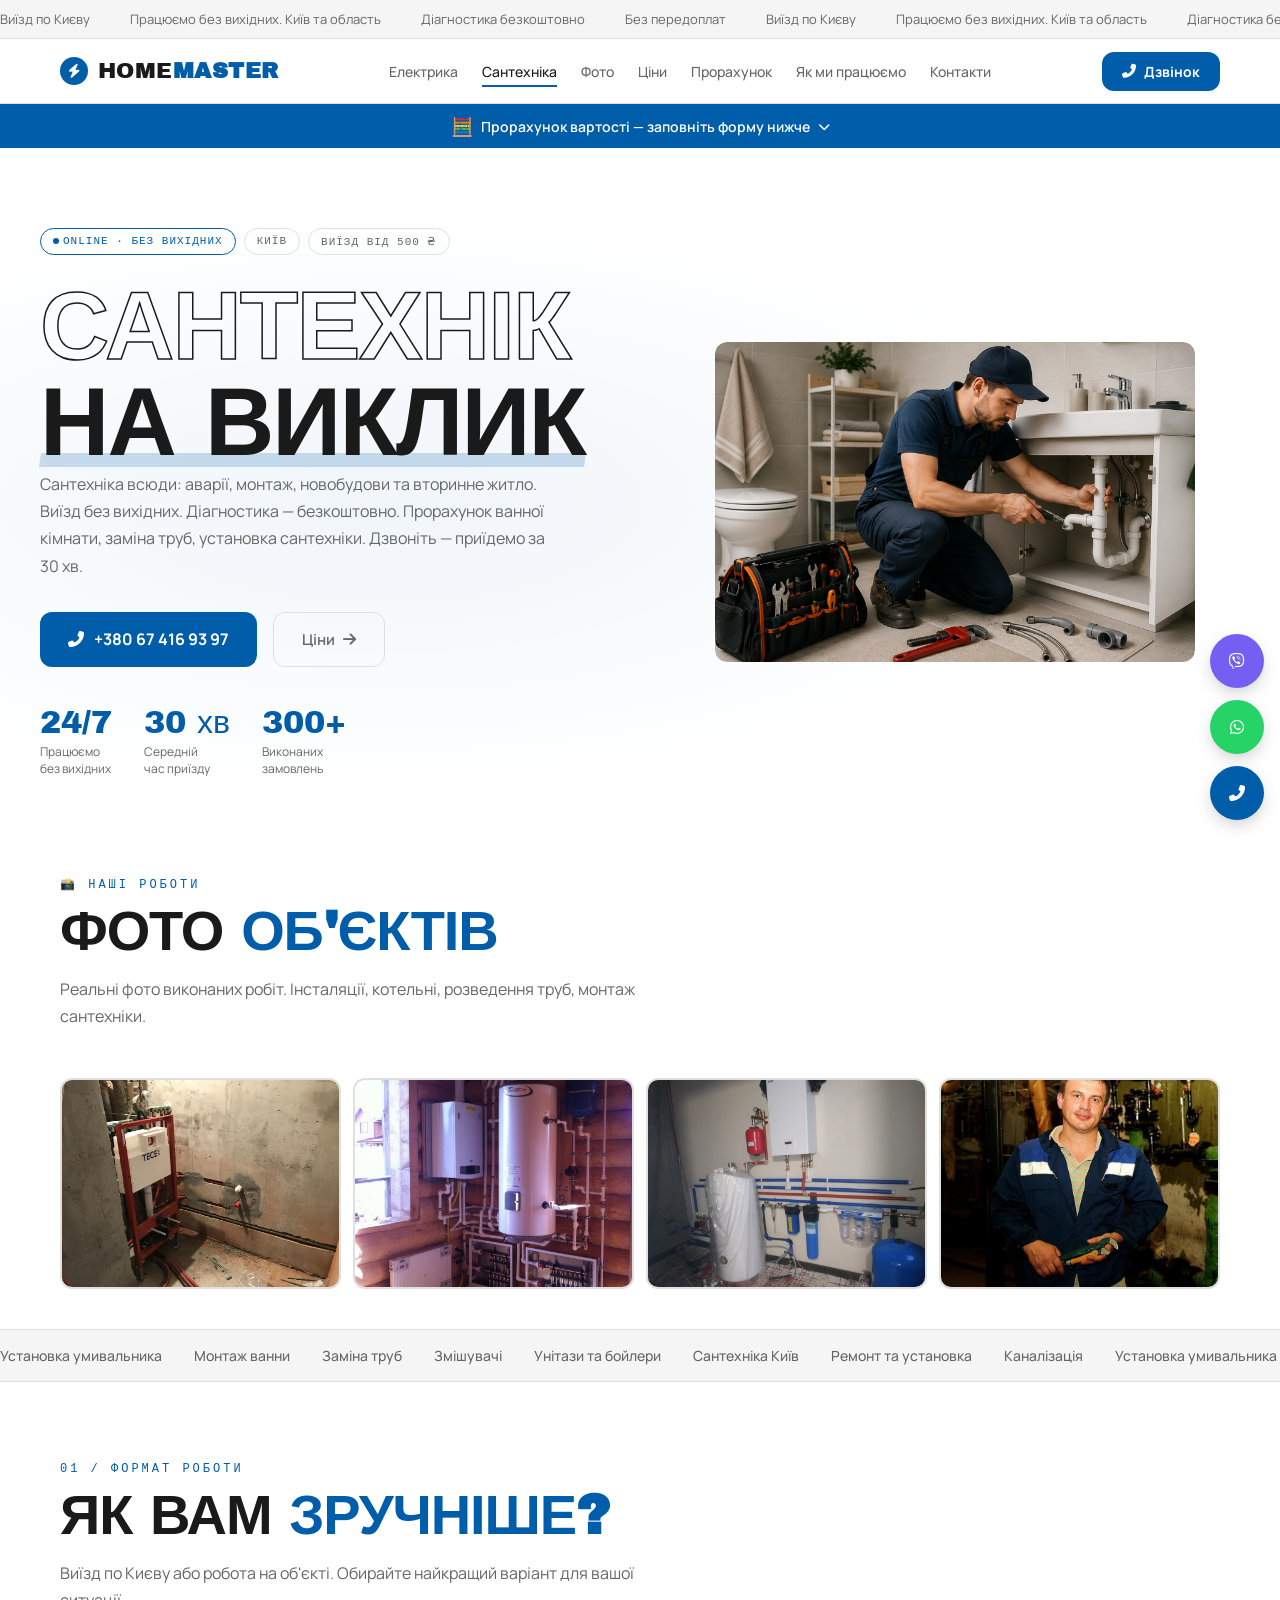
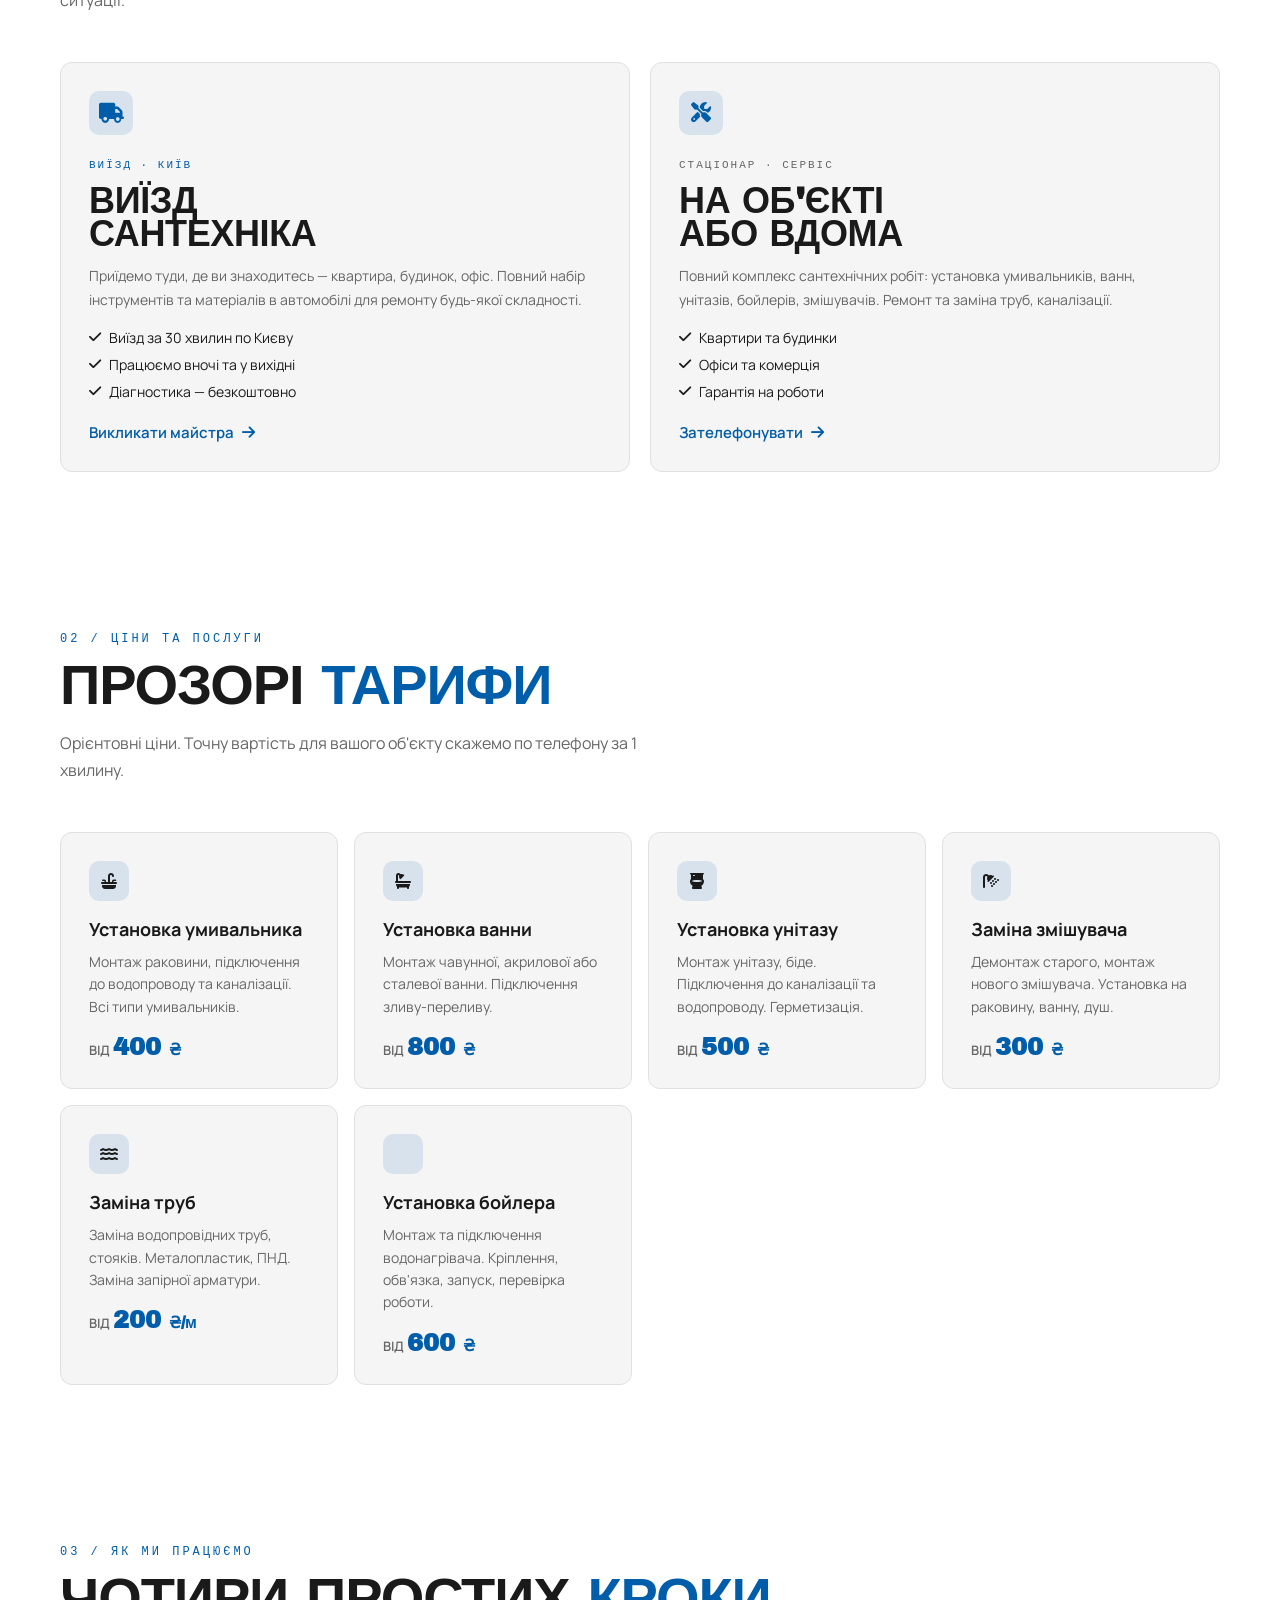
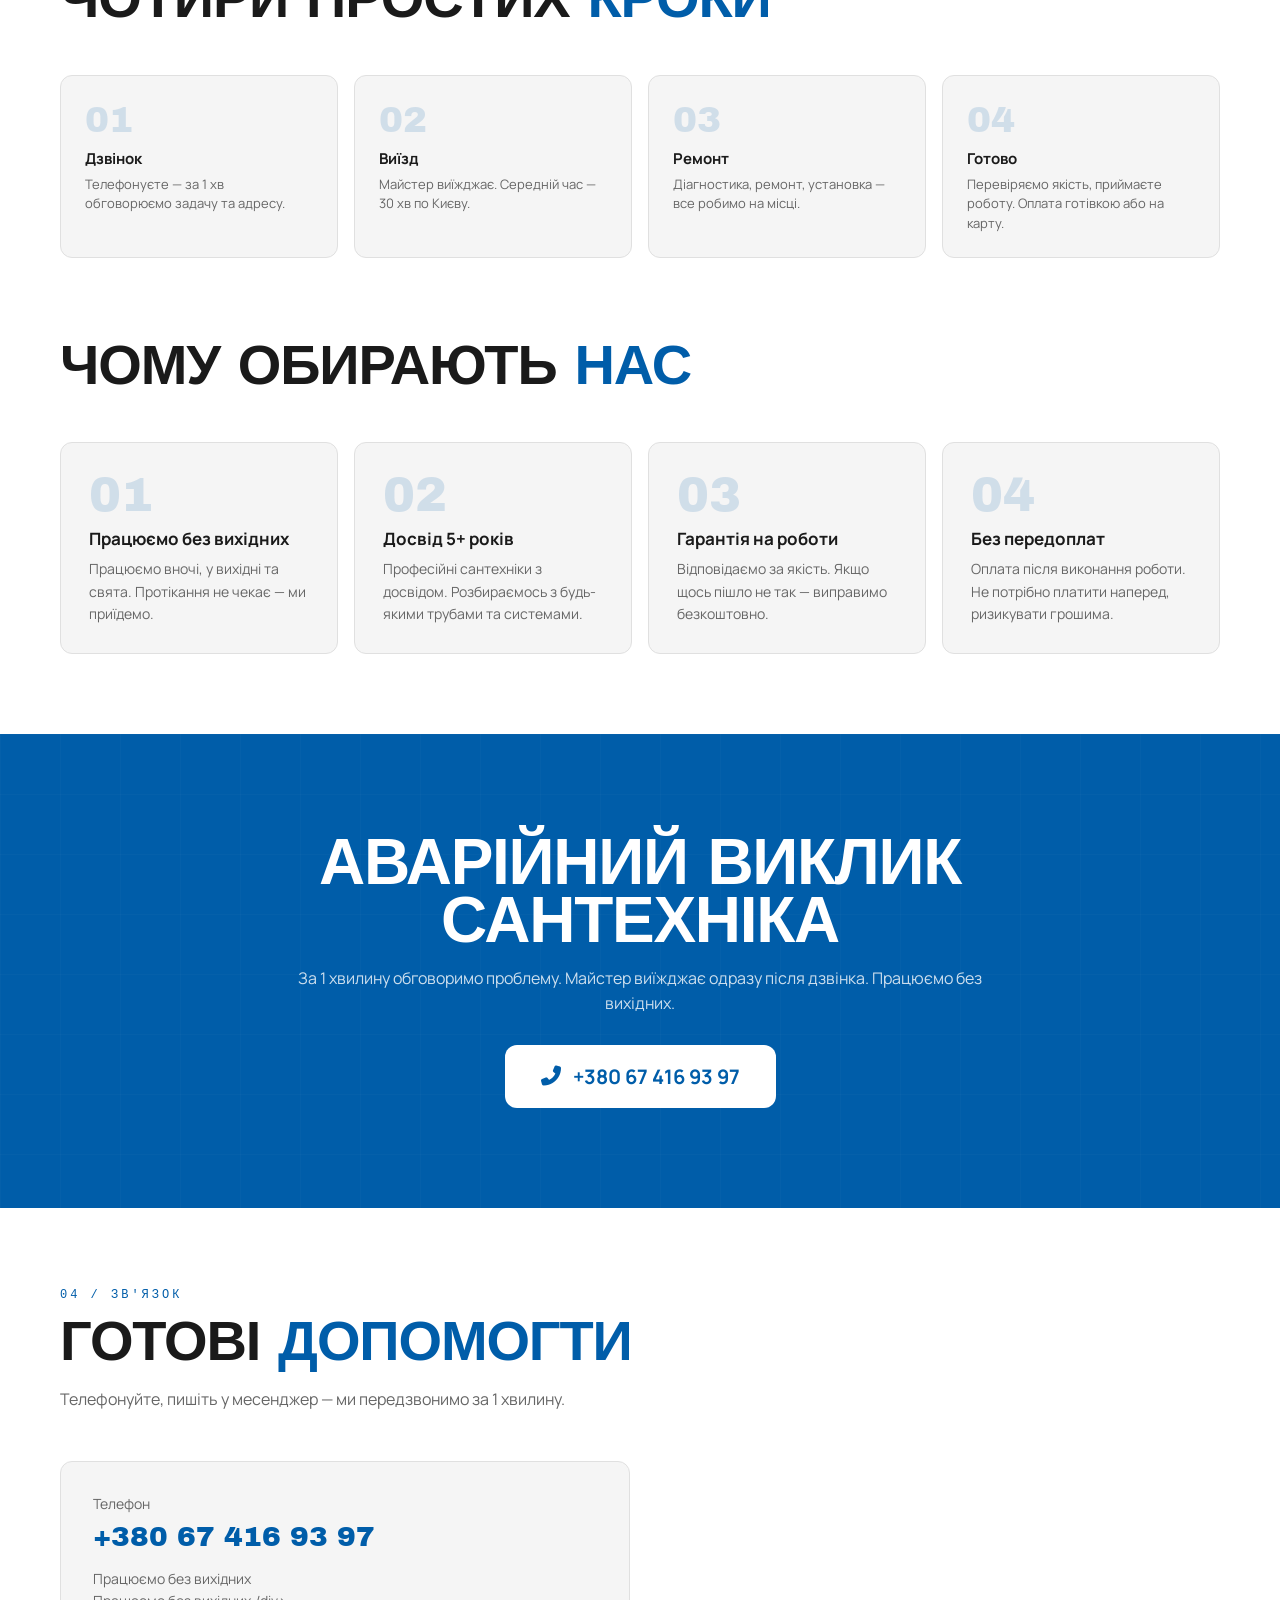
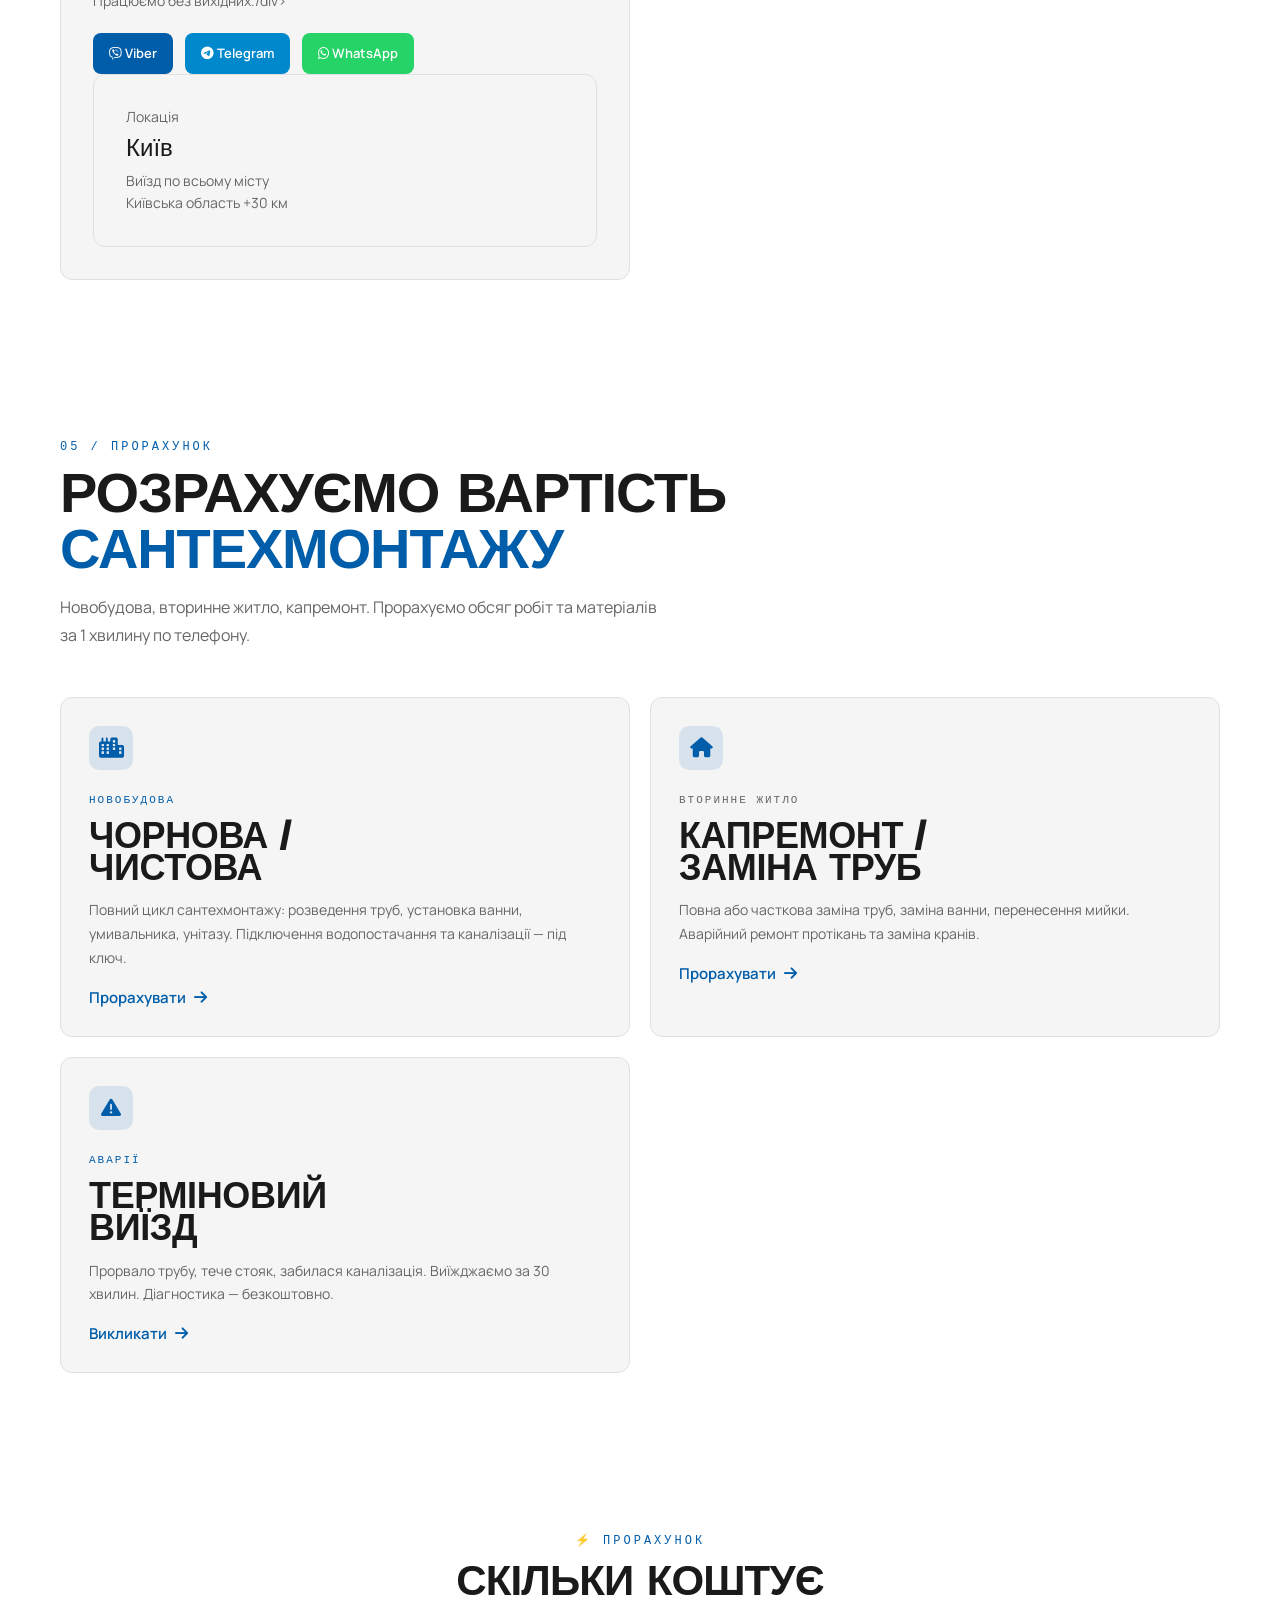
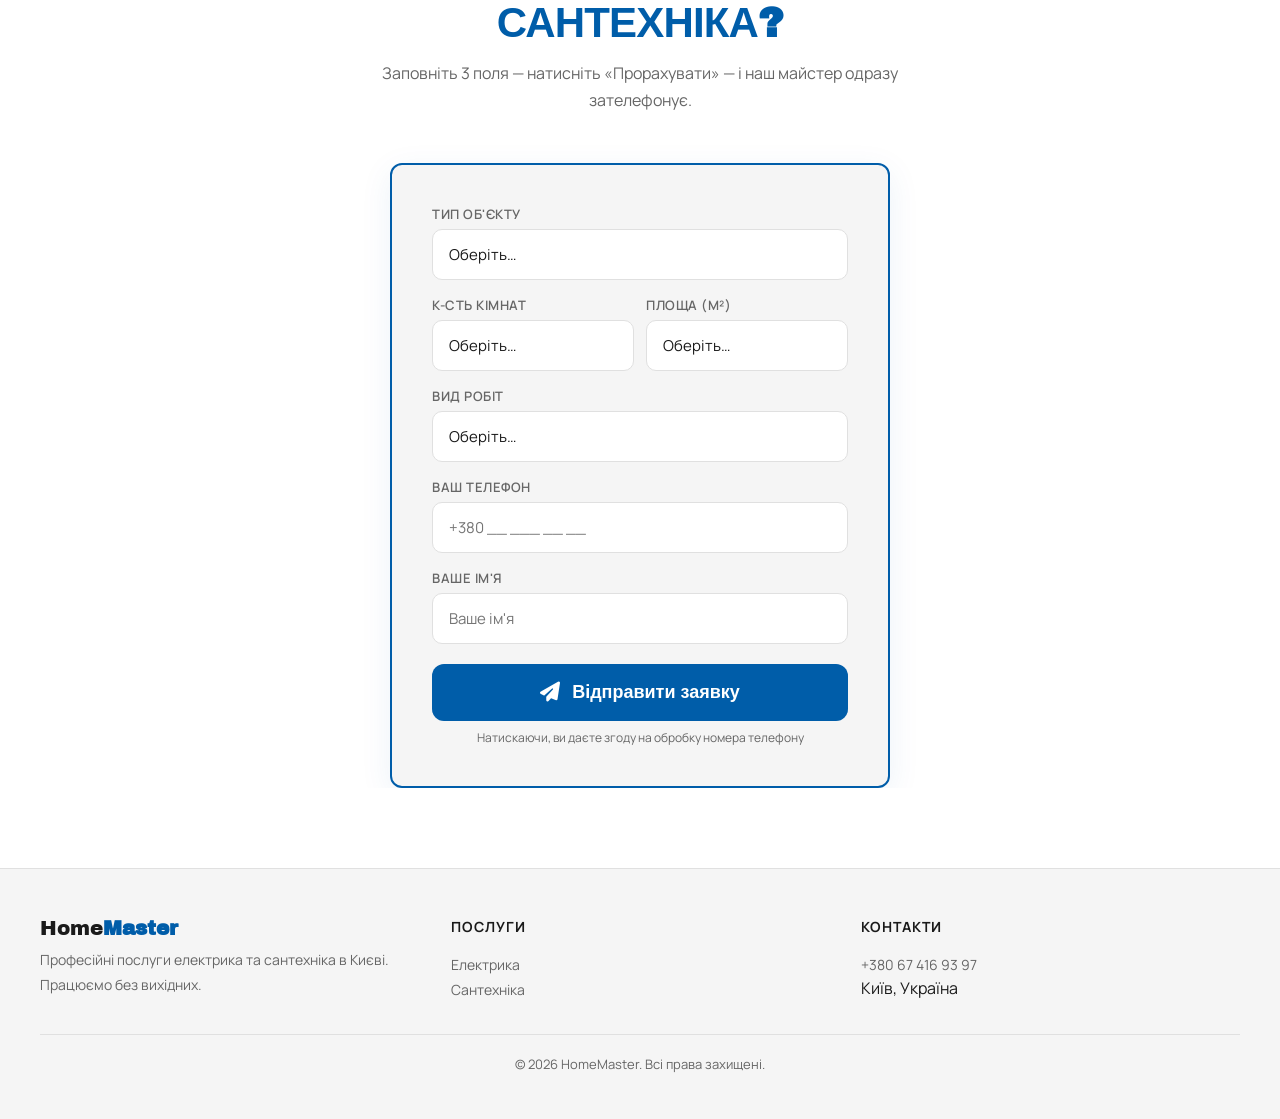
<file: santehnika.html>
<!DOCTYPE html>
<html lang="uk">
<head>
  <meta charset="UTF-8">
  <meta name="viewport" content="width=device-width, initial-scale=1.0">
  <title>Сантехнік у Києві — HomeMaster | Послуги сантехніка</title>
  <meta name="description" content="Послуги сантехніка в Києві. Ремонт труб, установка умивальника, ванни, змішувача. Виклик сантехніка — без вихідних. +380674169397">
  <link rel="icon" type="image/svg+xml" href="data:image/svg+xml,<svg xmlns='http://www.w3.org/2000/svg' viewBox='0 0 100 100'><text y='.9em' font-size='90'>🔧</text></svg>">
  <link rel="preconnect" href="https://fonts.googleapis.com">
  <link rel="preconnect" href="https://fonts.gstatic.com" crossorigin>
  <link href="https://fonts.googleapis.com/css2?family=Archivo+Black&family=Manrope:wght@300;400;500;600;700;800&display=swap" rel="stylesheet">
  <link rel="stylesheet" href="https://cdnjs.cloudflare.com/ajax/libs/font-awesome/6.5.0/css/all.min.css">
  <link rel="stylesheet" href="global.css?v=3">
  <!-- Schema.org -->
  <script type="application/ld+json">
  {"@context":"https://schema.org","@type":"Plumber","name":"HomeMaster — Сантехнік Київ","telephone":"+380674169397","url":"https://alexmoldova.github.io/homester","areaServed":"Київ","openingHours":"Mo-Su 00:00-23:59","priceRange":"₴"}
  </script>
</head>
<body>

<!-- TOP BAR -->
<div class="top-bar">
  <div class="top-bar-track">
    <span>Виїзд по Києву</span>
    <span>Працюємо без вихідних. Київ та область</span>
    <span>Діагностика безкоштовно</span>
    <span>Без передоплат</span>
    <span>Виїзд по Києву</span>
    <span>Працюємо без вихідних. Київ та область</span>
    <span>Діагностика безкоштовно</span>
    <span>Без передоплат</span>
  </div>
</div>

<!-- NAV -->
<nav class="nav">
  <div class="nav-inner">
    <a href="index.html" class="logo">
      <div class="logo-mark"><i class="fas fa-bolt"></i></div>
      <span>Home<b style="color:var(--accent)">Master</b></span>
    </a>
    <ul class="nav-links">
      <li><a href="index.html">Електрика</a></li>
      <li><a href="santehnika.html" class="active">Сантехніка</a></li>
      <li><a href="santehnika.html#gallery">Фото</a></li>
      <li><a href="santehnika.html#prices">Ціни</a></li>
      <li><a href="santehnika.html#estimate">Прорахунок</a></li>
      <li><a href="santehnika.html#process">Як ми працюємо</a></li>
      <li><a href="santehnika.html#contacts">Контакти</a></li>
    </ul>
    <a href="tel:+380674169397" class="nav-cta">
      <i class="fas fa-phone-alt"></i> <span>Дзвінок</span>
    </a>
  </div>
</nav>
<!-- STICKY CALC BAR -->
<div class="sticky-calc-bar">
  <a href="#calc-section-head">
    <span class="sticky-calc-icon">🧮</span>
    <span>Прорахунок вартості — заповніть форму нижче</span>
    <span class="sticky-calc-arrow"><i class="fas fa-chevron-down"></i></span>
  </a>
</div>


<!-- HERO -->
<section class="hero">
  <div class="hero-bg"></div>
  <div class="hero-inner">
    <div>
      <div class="hero-badges">
        <span class="hero-badge on"><span class="hero-badge-dot"></span>ONLINE · без вихідних</span>
        <span class="hero-badge">КИЇВ</span>
        <span class="hero-badge">ВИЇЗД ВІД 500 ₴</span>
      </div>
      <h1>
        <span class="stroke">САНТЕХНІК</span>
        <span class="underline accent">НА ВИКЛИК</span>
      </h1>
      <p class="hero-lead">Сантехніка всюди: аварії, монтаж, новобудови та вторинне житло. Виїзд без вихідних. Діагностика — безкоштовно. Прорахунок ванної кімнати, заміна труб, установка сантехніки. Дзвоніть — приїдемо за 30 хв.</p>
      <div class="hero-ctas">
        <a href="tel:+380674169397" class="btn-accent">
          <i class="fas fa-phone-alt"></i> +380 67 416 93 97
        </a>
        <a href="#prices" class="btn-ghost">
          Ціни <i class="fas fa-arrow-right"></i>
        </a>
      </div>
      <div class="hero-stats">
        <div>
          <div class="hero-stat-num">24/7</div>
          <div class="hero-stat-label">Працюємо<br>без вихідних</div>
        </div>
        <div>
          <div class="hero-stat-num">30 хв</div>
          <div class="hero-stat-label">Середній<br>час приїзду</div>
        </div>
        <div>
          <div class="hero-stat-num">300+</div>
          <div class="hero-stat-label">Виконаних<br>замовлень</div>
        </div>
      </div>
    </div>
    <div class="hero-visual">
      <div class="hero-photo-wrap">
        <img src="images/santehnik-hero.png" alt="Сантехнік у Києві — HomeMaster" class="hero-photo">
      </div>
    </div>
  </div>
</section>

<!-- GALLERY -->
<section class="section" id="gallery" style="padding-top:20px;padding-bottom:40px">
  <div class="container">
    <div class="section-head">
      <div class="section-num">📸 НАШІ РОБОТИ</div>
      <h2 class="section-title">Фото <span class="accent">об'єктів</span></h2>
      <p class="section-desc">Реальні фото виконаних робіт. Інсталяції, котельні, розведення труб, монтаж сантехніки.</p>
    </div>
    <div class="gallery-grid">
      <div class="gallery-item">
        <img src="images/santehnika/01.jpg" alt="Монтаж інсталяції TECE в санвузлі" loading="lazy">
      </div>
      <div class="gallery-item">
        <img src="images/santehnika/02.jpg" alt="Котельня в дерев'яному будинку" loading="lazy">
      </div>
      <div class="gallery-item">
        <img src="images/santehnika/03.jpg" alt="Система водопідготовки та опалення" loading="lazy">
      </div>
      <div class="gallery-item">
        <img src="images/santehnika/04.jpg" alt="Майстер-сантехнік HomeMaster" loading="lazy">
      </div>
    </div>
  </div>
</section>

<!-- MARQUEE -->
<div class="marquee">
  <div class="marquee-track">
    <span class="marquee-item">Установка умивальника</span>
    <span class="marquee-item">Монтаж ванни</span>
    <span class="marquee-item">Заміна труб</span>
    <span class="marquee-item">Змішувачі</span>
    <span class="marquee-item">Унітази та бойлери</span>
    <span class="marquee-item">Сантехніка Київ</span>
    <span class="marquee-item">Ремонт та установка</span>
    <span class="marquee-item">Каналізація</span>
    <span class="marquee-item">Установка умивальника</span>
    <span class="marquee-item">Монтаж ванни</span>
    <span class="marquee-item">Заміна труб</span>
    <span class="marquee-item">Змішувачі</span>
    <span class="marquee-item">Унітази та бойлери</span>
    <span class="marquee-item">Сантехніка Київ</span>
    <span class="marquee-item">Ремонт та установка</span>
    <span class="marquee-item">Каналізація</span>
  </div>
</div>

<!-- SERVICES -->
<section class="section" id="formats">
  <div class="container">
    <div class="section-head">
      <div class="section-num">01 / ФОРМАТ РОБОТИ</div>
      <h2 class="section-title">Як вам <span class="accent">зручніше?</span></h2>
      <p class="section-desc">Виїзд по Києву або робота на об'єкті. Обирайте найкращий варіант для вашої ситуації.</p>
    </div>
    <div class="formats">
      <div class="format">
        <div class="format-content">
          <div class="format-icon-wrap"><i class="fas fa-truck" style="font-size:20px;color:var(--accent)"></i></div>
          <div class="format-head"><span class="format-tag">ВИЇЗД · КИЇВ</span></div>
          <div class="format-body">
            <h3>Виїзд<br>сантехніка</h3>
            <p class="format-text">Приїдемо туди, де ви знаходитесь — квартира, будинок, офіс. Повний набір інструментів та матеріалів в автомобілі для ремонту будь-якої складності.</p>
            <ul class="format-features">
              <li><i class="fas fa-check"></i> Виїзд за 30 хвилин по Києву</li>
              <li><i class="fas fa-check"></i> Працюємо вночі та у вихідні</li>
              <li><i class="fas fa-check"></i> Діагностика — безкоштовно</li>
            </ul>
            <a href="tel:+380674169397" class="format-cta">Викликати майстра <i class="fas fa-arrow-right"></i></a>
          </div>
        </div>
      </div>
      <div class="format">
        <div class="format-content">
          <div class="format-icon-wrap"><i class="fas fa-tools" style="font-size:20px;color:var(--accent)"></i></div>
          <div class="format-head"><span class="format-tag alt">СТАЦІОНАР · СЕРВІС</span></div>
          <div class="format-body">
            <h3>На об'єкті<br>або вдома</h3>
            <p class="format-text">Повний комплекс сантехнічних робіт: установка умивальників, ванн, унітазів, бойлерів, змішувачів. Ремонт та заміна труб, каналізації.</p>
            <ul class="format-features">
              <li><i class="fas fa-check"></i> Квартири та будинки</li>
              <li><i class="fas fa-check"></i> Офіси та комерція</li>
              <li><i class="fas fa-check"></i> Гарантія на роботи</li>
            </ul>
            <a href="tel:+380674169397" class="format-cta">Зателефонувати <i class="fas fa-arrow-right"></i></a>
          </div>
        </div>
      </div>
    </div>
  </div>
</section>

<!-- PRICES -->
<section class="section" id="prices">
  <div class="container">
    <div class="section-head">
      <div class="section-num">02 / ЦІНИ ТА ПОСЛУГИ</div>
      <h2 class="section-title">Прозорі <span class="accent">тарифи</span></h2>
      <p class="section-desc">Орієнтовні ціни. Точну вартість для вашого об'єкту скажемо по телефону за 1 хвилину.</p>
    </div>
    <div class="services-grid">
      <div class="service">
        <div class="service-icon"><i class="fas fa-sink"></i></div>
        <h3>Установка умивальника</h3>
        <p>Монтаж раковини, підключення до водопроводу та каналізації. Всі типи умивальників.</p>
        <div class="service-price">ВІД <b>400 <span>₴</span></b></div>
      </div>
      <div class="service">
        <div class="service-icon"><i class="fas fa-bath"></i></div>
        <h3>Установка ванни</h3>
        <p>Монтаж чавунної, акрилової або сталевої ванни. Підключення зливу-переливу.</p>
        <div class="service-price">ВІД <b>800 <span>₴</span></b></div>
      </div>
      <div class="service">
        <div class="service-icon"><i class="fas fa-toilet"></i></div>
        <h3>Установка унітазу</h3>
        <p>Монтаж унітазу, біде. Підключення до каналізації та водопроводу. Герметизація.</p>
        <div class="service-price">ВІД <b>500 <span>₴</span></b></div>
      </div>
      <div class="service">
        <div class="service-icon"><i class="fas fa-shower"></i></div>
        <h3>Заміна змішувача</h3>
        <p>Демонтаж старого, монтаж нового змішувача. Установка на раковину, ванну, душ.</p>
        <div class="service-price">ВІД <b>300 <span>₴</span></b></div>
      </div>
      <div class="service">
        <div class="service-icon"><i class="fas fa-water"></i></div>
        <h3>Заміна труб</h3>
        <p>Заміна водопровідних труб, стояків. Металопластик, ПНД. Заміна запірної арматури.</p>
        <div class="service-price">ВІД <b>200 <span>₴/м</span></b></div>
      </div>
      <div class="service">
        <div class="service-icon"><i class="fas fa-water-heater"></i></div>
        <h3>Установка бойлера</h3>
        <p>Монтаж та підключення водонагрівача. Кріплення, обв'язка, запуск, перевірка роботи.</p>
        <div class="service-price">ВІД <b>600 <span>₴</span></b></div>
      </div>
    </div>
  </div>
</section>

<!-- PROCESS -->
<section class="section" id="process">
  <div class="container">
    <div class="section-head">
      <div class="section-num">03 / ЯК МИ ПРАЦЮЄМО</div>
      <h2 class="section-title">Чотири простих <span class="accent">кроки</span></h2>
    </div>
    <div class="process-grid">
      <div class="process-step">
        <div class="process-num">01</div>
        <h4>Дзвінок</h4>
        <p>Телефонуєте — за 1 хв обговорюємо задачу та адресу.</p>
      </div>
      <div class="process-step">
        <div class="process-num">02</div>
        <h4>Виїзд</h4>
        <p>Майстер виїжджає. Середній час — 30 хв по Києву.</p>
      </div>
      <div class="process-step">
        <div class="process-num">03</div>
        <h4>Ремонт</h4>
        <p>Діагностика, ремонт, установка — все робимо на місці.</p>
      </div>
      <div class="process-step">
        <div class="process-num">04</div>
        <h4>Готово</h4>
        <p>Перевіряємо якість, приймаєте роботу. Оплата готівкою або на карту.</p>
      </div>
    </div>
  </div>
</section>

<!-- ADVANTAGES -->
<section class="section" style="padding-top:0">
  <div class="container">
    <div class="section-head">
      <h2 class="section-title">Чому обирають <span class="accent">нас</span></h2>
    </div>
    <div class="advantage-grid">
      <div class="advantage">
        <div class="advantage-num">01</div>
        <h4>Працюємо без вихідних</h4>
        <p>Працюємо вночі, у вихідні та свята. Протікання не чекає — ми приїдемо.</p>
      </div>
      <div class="advantage">
        <div class="advantage-num">02</div>
        <h4>Досвід 5+ років</h4>
        <p>Професійні сантехніки з досвідом. Розбираємось з будь-якими трубами та системами.</p>
      </div>
      <div class="advantage">
        <div class="advantage-num">03</div>
        <h4>Гарантія на роботи</h4>
        <p>Відповідаємо за якість. Якщо щось пішло не так — виправимо безкоштовно.</p>
      </div>
      <div class="advantage">
        <div class="advantage-num">04</div>
        <h4>Без передоплат</h4>
        <p>Оплата після виконання роботи. Не потрібно платити наперед, ризикувати грошима.</p>
      </div>
    </div>
  </div>
</section>

<!-- CTA BAND -->
<div class="cta-band">
  <div class="cta-band-inner">
    <h2>Аварійний виклик<br>сантехніка</h2>
    <p>За 1 хвилину обговоримо проблему. Майстер виїжджає одразу після дзвінка. Працюємо без вихідних.</p>
    <a href="tel:+380674169397" class="cta-phone">
      <i class="fas fa-phone-alt"></i> +380 67 416 93 97
    </a>
  </div>
</div>

<!-- CONTACTS -->
<section class="section" id="contacts">
  <div class="container">
    <div class="section-head">
      <div class="section-num">04 / ЗВ'ЯЗОК</div>
      <h2 class="section-title">Готові <span class="accent">допомогти</span></h2>
      <p class="section-desc">Телефонуйте, пишіть у месенджер — ми передзвонимо за 1 хвилину.</p>
    </div>
    <div style="display:grid;grid-template-columns:1fr 1fr;gap:20px">
      <div style="background:var(--bg2);padding:32px;border-radius:var(--radius);border:1px solid var(--line)">
        <div style="font-size:14px;color:var(--text2);margin-bottom:8px">Телефон</div>
        <a href="tel:+380674169397" style="font-family:var(--font-d);font-size:28px;color:var(--accent)">+380 67 416 93 97</a>
        <div style="font-size:14px;color:var(--text2);margin-top:16px;line-height:1.6">
          <div>Працюємо без вихідних</div>
          <div>Працюємо без вихідних./div>
        </div>
        <div style="margin-top:20px;display:flex;gap:12px">
          <a href="viber://chat?number=380674169397" style="padding:10px 16px;background:var(--accent);color:#fff;border-radius:8px;font-size:13px;font-weight:600"><i class="fab fa-viber"></i> Viber</a>
          <a href="https://t.me/+380674169397" style="padding:10px 16px;background:#0088cc;color:#fff;border-radius:8px;font-size:13px;font-weight:600"><i class="fab fa-telegram-plane"></i> Telegram</a>
          <a href="https://wa.me/380674169397" style="padding:10px 16px;background:#25d366;color:#fff;border-radius:8px;font-size:13px;font-weight:600"><i class="fab fa-whatsapp"></i> WhatsApp</a>
        </div>
      </div>
      <div style="background:var(--bg2);padding:32px;border-radius:var(--radius);border:1px solid var(--line)">
        <div style="font-size:14px;color:var(--text2);margin-bottom:8px">Локація</div>
        <div style="font-family:var(--font-d);font-size:24px;color:var(--text);margin-bottom:8px">Київ</div>
        <div style="font-size:14px;color:var(--text2);line-height:1.6">
          <div>Виїзд по всьому місту</div>
          <div>Київська область +30 км</div>
        </div>
      </div>
    </div>
  </div>
</section>

<!-- SECTION: ПРОРАХУНОК ВАННОЇ КІМНАТИ -->
<section class="section" id="estimate">
  <div class="container">
    <div class="section-head">
      <div class="section-num">05 / ПРОРАХУНОК</div>
      <h2 class="section-title">Розрахуємо вартість<br><span class="accent">сантехмонтажу</span></h2>
      <p class="section-desc">Новобудова, вторинне житло, капремонт. Прорахуємо обсяг робіт та матеріалів за 1 хвилину по телефону.</p>
    </div>
    <div class="formats">
      <div class="format">
        <div class="format-content">
          <div class="format-icon-wrap"><i class="fas fa-city" style="font-size:20px;color:var(--accent)"></i></div>
          <div class="format-head"><span class="format-tag">НОВОБУДОВА</span></div>
          <div class="format-body">
            <h3>Чорнова /<br>чистова</h3>
            <p class="format-text">Повний цикл сантехмонтажу: розведення труб, установка ванни, умивальника, унітазу. Підключення водопостачання та каналізації — під ключ.</p>
            <a href="tel:+380674169397" class="format-cta">Прорахувати <i class="fas fa-arrow-right"></i></a>
          </div>
        </div>
      </div>
      <div class="format">
        <div class="format-content">
          <div class="format-icon-wrap"><i class="fas fa-home" style="font-size:20px;color:var(--accent)"></i></div>
          <div class="format-head"><span class="format-tag alt">ВТОРИННЕ ЖИТЛО</span></div>
          <div class="format-body">
            <h3>Капремонт /<br>заміна труб</h3>
            <p class="format-text">Повна або часткова заміна труб, заміна ванни, перенесення мийки. Аварійний ремонт протікань та заміна кранів.</p>
            <a href="tel:+380674169397" class="format-cta">Прорахувати <i class="fas fa-arrow-right"></i></a>
          </div>
        </div>
      </div>
      <div class="format">
        <div class="format-content">
          <div class="format-icon-wrap"><i class="fas fa-exclamation-triangle" style="font-size:20px;color:var(--accent)"></i></div>
          <div class="format-head"><span class="format-tag">АВАРІЇ</span></div>
          <div class="format-body">
            <h3>Терміновий<br>виїзд</h3>
            <p class="format-text">Прорвало трубу, тече стояк, забилася каналізація. Виїжджаємо за 30 хвилин. Діагностика — безкоштовно.</p>
            <a href="tel:+380674169397" class="format-cta">Викликати <i class="fas fa-arrow-right"></i></a>
          </div>
        </div>
      </div>
    </div>
  </div>
</section>

<!-- SECTION: КАЛЬКУЛЯТОР ПРОРАХУНКУ (сантехніка) -->
<section class="section">
  <div class="container">
    <div class="section-head" style="text-align:center">
      <div class="section-num">⚡ ПРОРАХУНОК</div>
      <h2 class="section-title" id="calc-section-head" style="font-size:clamp(28px,4vw,42px)">Скільки коштує<br><span class="accent">сантехніка?</span></h2>
      <p class="section-desc" style="margin:0 auto">Заповніть 3 поля — натисніть «Прорахувати» — і наш майстер одразу зателефонує.</p>
    </div>
    <div class="calc-section">
<form id="calc-form" class="calc-form" action="https://api.web3forms.com/submit" method="POST">
      <input type="hidden" name="access_key" value="YOUR_WEB3FORMS_KEY">
      <input type="hidden" name="subject" value="Нова заявка з HomeMaster — Сантехніка">
      <input type="hidden" name="redirect" value="false">
      <input type="hidden" name="from_name" value="HomeMaster">
      <input type="hidden" name="service" value="сантехніка">

      <div class="calc-field">
        <label>Тип об'єкту</label>
        <select name="object_type" required>
          <option value="">Оберіть…</option>
          <option value="Квартира">Квартира</option>
          <option value="Приватний будинок">Приватний будинок</option>
          <option value="Офіс / комерція">Офіс / комерція</option>
          <option value="Новобудова (чорнова)">Новобудова (чорнова)</option>
        </select>
      </div>
      <div class="calc-row">
        <div class="calc-field">
          <label>К-сть кімнат</label>
          <select name="rooms" required>
            <option value="">Оберіть…</option>
            <option value="1-кімнатна">1-кімнатна</option>
            <option value="2-кімнатна">2-кімнатна</option>
            <option value="3-кімнатна">3-кімнатна</option>
            <option value="4+ кімнат">4+ кімнат</option>
          </select>
        </div>
        <div class="calc-field">
          <label>Площа (м²)</label>
          <select name="area" required>
            <option value="">Оберіть…</option>
            <option value="до 50">до 50 м²</option>
            <option value="50-80">50–80 м²</option>
            <option value="80-120">80–120 м²</option>
            <option value="120+">120+ м²</option>
          </select>
        </div>
      </div>
      <div class="calc-field">
        <label>Вид робіт</label>
        <select name="work_type" required>
          <option value="">Оберіть…</option>
          <option value="Повний сантехмонтаж">Повний сантехмонтаж під ключ</option>
          <option value="Часткова заміна труб">Часткова заміна труб</option>
          <option value="Аварійний ремонт">Аварійний ремонт (протікання)</option>
          <option value="Установка ванни + унітазу">Установка ванни + унітазу</option>
        </select>
      </div>
      <div class="calc-field">
        <label>Ваш телефон</label>
        <input type="tel" name="phone" placeholder="+380 __ ___ __ __" required>
      </div>
      <div class="calc-field">
        <label>Ваше ім'я</label>
        <input type="text" name="name" placeholder="Ваше ім'я" required>
      </div>
      <div class="calc-result" id="calc-result" style="display:none">
        <div class="price">✅ Заявку відправлено!</div>
        <div class="note">Майстер зателефонує вам за 1 хвилину.</div>
      </div>
      <button type="submit" class="calc-submit">
        <i class="fas fa-paper-plane"></i> Відправити заявку
      </button>
      <div style="text-align:center;margin-top:8px;font-size:12px;color:var(--text2)">Натискаючи, ви даєте згоду на обробку номера телефону</div>
    </form>

    <script>
    document.getElementById('calc-form').addEventListener('submit', async function(e) {
      e.preventDefault();
      const form = e.target;
      const btn = form.querySelector('.calc-submit');
      btn.innerHTML = '<i class="fas fa-spinner fa-spin"></i> Відправляємо…';
      btn.disabled = true;
      
      const formData = new FormData(form);
      try {
        const resp = await fetch(form.action, { method: 'POST', body: formData });
        const data = await resp.json();
        if (data.success) {
          document.getElementById('calc-result').style.display = 'block';
          form.querySelector('.calc-submit').style.display = 'none';
          // Автодзвінок (опціонально)
          setTimeout(() => { window.location.href = 'tel:+380674169397'; }, 1500);
        } else {
          alert('Помилка. Зателефонуйте нам: +380 67 416 93 97');
          btn.innerHTML = '<i class="fas fa-paper-plane"></i> Відправити заявку';
          btn.disabled = false;
        }
      } catch(err) {
        alert('Помилка. Зателефонуйте нам: +380 67 416 93 97');
        btn.innerHTML = '<i class="fas fa-paper-plane"></i> Відправити заявку';
        btn.disabled = false;
      }
    });
    </script>
  </div>
  </div>
</section>

<!-- FOOTER -->
<footer class="footer">
  <div class="footer-inner">
    <div>
      <div class="footer-brand">Home<b class="accent">Master</b></div>
      <p style="margin-top:8px">Професійні послуги електрика та сантехніка в Києві. Працюємо без вихідних.</p>
    </div>
    <div>
      <h4>Послуги</h4>
      <a href="index.html">Електрика</a><br>
      <a href="santehnika.html">Сантехніка</a>
    </div>
    <div>
      <h4>Контакти</h4>
      <a href="tel:+380674169397">+380 67 416 93 97</a><br>
      <span>Київ, Україна</span>
    </div>
  </div>
  <div class="footer-bottom">
    &copy; 2026 HomeMaster. Всі права захищені.
  </div>
</footer>

<!-- FLOATING CONTACTS -->
<div class="float-contacts">
  <a href="viber://chat?number=380674169397" class="float-btn float-btn-viber" aria-label="Написати у Viber">
    <span class="float-btn-tooltip">Написати у Viber</span>
    <i class="fab fa-viber"></i>
  </a>
  <a href="https://wa.me/380674169397" class="float-btn float-btn-whatsapp" aria-label="Написати у WhatsApp" target="_blank" rel="noopener">
    <span class="float-btn-tooltip">Написати у WhatsApp</span>
    <i class="fab fa-whatsapp"></i>
  </a>
  <a href="tel:+380674169397" class="float-btn float-btn-call" aria-label="Зателефонувати">
    <span class="float-btn-tooltip">Зателефонувати</span>
    <i class="fas fa-phone-alt"></i>
  </a>
</div>

<!-- MOBILE BOTTOM CALL BAR -->
<div class="mobile-call-bar">
  <a href="tel:+380674169397">
    <div class="bar-icon"><i class="fas fa-phone-alt"></i></div>
    <div class="bar-text">
      <span class="bar-label">Аварійний виклик</span>
      <span class="bar-phone">+380 67 416 93 97</span>
    </div>
  </a>
</div>

  </body>
</html>
</file>
<file: global.css>
/* ── RESET & ROOT ───────────────────────────────────────────────── */
:root {
  --bg: #ffffff;
  --bg2: #f5f5f5;
  --bg3: #f0f0f0;
  --text: #1a1a1a;
  --text2: #666666;
  --accent: #005DA9;
  --accent-dark: #00488a;
  --accent-light: #e6f0f9;
  --black: #ffffff;
  --line: #e0e0e0;
  --red: var(--accent);
  --font-d: 'Archivo Black', sans-serif;
  --font: 'Manrope', sans-serif;
  --font-mono: 'JetBrains Mono', monospace;
  --radius: 12px;
}
*,*::before,*::after{box-sizing:border-box;margin:0;padding:0}
body{overflow-x:hidden;max-width:100%}
.container,section,.hero,.format,.services{width:100%;max-width:100%;overflow-x:hidden}
html{scroll-behavior:smooth}
body{font-family:var(--font);background:var(--bg);color:var(--text);-webkit-font-smoothing:antialiased;overflow-x:hidden}
img{max-width:100%;height:auto;display:block}
a{color:inherit;text-decoration:none}
ul{list-style:none}

/* ── FONTS ──────────────────────────────────────────────────────── */
@import url('https://fonts.googleapis.com/css2?family=Archivo+Black&family=Manrope:wght@300;400;500;600;700;800&display=swap');

/* ── UTILITY ────────────────────────────────────────────────────── */
.container{max-width:1200px;margin:0 auto;padding:0 20px}
.section{padding:80px 20px}
.section-num{font-family:var(--font-mono);font-size:12px;color:var(--accent);letter-spacing:3px;margin-bottom:12px;text-transform:uppercase}
.section-title{font-family:var(--font-d);font-size:clamp(32px,5vw,56px);line-height:1;text-transform:uppercase;letter-spacing:-.02em;margin-bottom:16px}
.section-title .accent{color:var(--accent)}
.section-desc{font-size:16px;color:var(--text2);line-height:1.7;max-width:600px}
.section-head{margin-bottom:48px}

/* ── TOP BAR ───────────────────────────────────────────────────── */
.top-bar{background:var(--bg2);border-bottom:1px solid var(--line);overflow:hidden;padding:10px 0}
.top-bar-track{display:flex;gap:40px;animation:scroll 30s linear infinite;white-space:nowrap;font-size:13px;color:var(--text2)}
.top-bar-track span{flex-shrink:0}
@keyframes scroll{0%{transform:translateX(0)}100%{transform:translateX(-50%)}}

/* ── NAV ────────────────────────────────────────────────────────── */
.nav{border-bottom:1px solid var(--line);background:var(--bg);position:sticky;top:0;z-index:100}
.nav-inner{max-width:1200px;margin:0 auto;padding:0 20px;display:flex;align-items:center;height:64px;gap:32px}
.logo{display:flex;align-items:center;gap:10px;font-family:var(--font-d);font-size:22px;text-transform:uppercase;letter-spacing:.02em;flex-shrink:0}
.logo-mark{width:28px;height:28px;background:var(--accent);border-radius:50%;display:flex;align-items:center;justify-content:center;font-size:14px;color:var(--black);font-weight:800}
.nav-links{display:flex;gap:24px;margin:0 auto}
.nav-links a{font-size:14px;font-weight:500;color:var(--text2);transition:color .2s;position:relative;padding:4px 0}
.nav-links a:hover,.nav-links a.active{color:var(--text)}
.nav-links a.active::after{content:'';position:absolute;bottom:-2px;left:0;right:0;height:2px;background:var(--accent)}
.nav-cta{display:flex;align-items:center;gap:8px;background:var(--accent);color:var(--black);padding:10px 20px;border-radius:var(--radius);font-weight:700;font-size:14px;transition:all .2s;flex-shrink:0}
.nav-cta:hover{background:var(--accent-dark);transform:translateY(-1px);box-shadow:0 8px 24px rgba(0,93,169,.20)}
.nav-cta svg{width:16px;height:16px}

/* ── HERO ───────────────────────────────────────────────────────── */
.hero-photo-wrap{max-width:480px;margin:0 auto;overflow:visible}
.hero-photo{width:100%;height:auto;display:block;border-radius:var(--radius);object-fit:contain}
.hero{position:relative;padding:80px 20px;overflow:hidden}
.hero-bg{position:absolute;inset:0;background:radial-gradient(ellipse at 30% 50%,rgba(0,93,169,.06) 0%,transparent 60%)}
.hero-inner{max-width:1200px;margin:0 auto;display:grid;grid-template-columns:1fr 1fr;gap:60px;align-items:center;position:relative;z-index:2}
.hero-badges{display:flex;gap:8px;flex-wrap:wrap;margin-bottom:24px}
.hero-badge{font-family:var(--font-mono);font-size:11px;padding:6px 12px;border:1px solid var(--line);border-radius:20px;color:var(--text2);text-transform:uppercase;letter-spacing:1px}
.hero-badge.on{border-color:var(--accent);color:var(--accent)}
.hero-badge-dot{display:inline-block;width:6px;height:6px;background:var(--accent);border-radius:50%;margin-right:4px;vertical-align:middle;animation:pulse 2s infinite}
@keyframes pulse{0%,100%{opacity:1}50%{opacity:.4}}
.hero h1{font-family:var(--font-d);font-size:clamp(2.5rem,10vw,6rem);line-height:1;letter-spacing:-0.02em;padding-left:0;margin-left:0;width:100%}
.hero h1 .stroke{-webkit-text-stroke:1.5px var(--text);-webkit-text-fill-color:transparent}
.hero h1 .underline.accent{position:relative;display:inline-block}
.hero h1 .underline.accent::after{content:'';position:absolute;left:0;right:0;bottom:4px;height:14px;background:rgba(0,93,169,.20);z-index:-1;transform:skew(-8deg)}
.hero-lead{font-size:16px;color:var(--text2);line-height:1.7;margin-bottom:32px;max-width:520px}
.hero-ctas{display:flex;gap:16px;flex-wrap:wrap;margin-bottom:40px}
.btn-accent{display:inline-flex;align-items:center;gap:10px;background:var(--accent);color:var(--black);padding:16px 28px;border-radius:var(--radius);font-weight:700;font-size:16px;transition:all .2s}
.btn-accent:hover{background:var(--accent-dark);transform:translateY(-2px);box-shadow:0 12px 32px rgba(0,93,169,.20)}
.btn-accent svg{width:18px;height:18px}
.btn-ghost{display:inline-flex;align-items:center;gap:8px;padding:16px 28px;border:1px solid var(--line);border-radius:var(--radius);font-weight:600;font-size:15px;color:var(--text2);transition:all .2s}
.btn-ghost:hover{border-color:var(--text);color:var(--text)}
.btn-ghost svg{width:16px;height:16px}
.hero-stats{display:flex;gap:32px}
.hero-stat-num{font-family:var(--font-d);font-size:32px;color:var(--accent);line-height:1}
.hero-stat-label{font-size:12px;color:var(--text2);margin-top:4px}
.hero-visual{position:relative}
.hero-photo-wrap{position:relative;border-radius:var(--radius);overflow:hidden}


/* ── MARQUEE ────────────────────────────────────────────────────── */
.marquee{border-top:1px solid var(--line);border-bottom:1px solid var(--line);overflow:hidden;padding:16px 0;background:var(--bg2)}
.marquee-track{display:flex;gap:32px;animation:scroll 25s linear infinite;white-space:nowrap}
.marquee-item{font-size:14px;font-weight:500;color:var(--text2);flex-shrink:0}

/* ── SERVICES (ТАРИФЫ) ──────────────────────────────────────────── */
.services-grid{display:grid;grid-template-columns:repeat(auto-fill,minmax(240px,1fr));gap:16px}
.service{background:var(--bg2);padding:28px;border-radius:var(--radius);border:1px solid var(--line);transition:all .3s}
.service:hover{border-color:var(--accent);transform:translateY(-2px);box-shadow:0 8px 24px rgba(0,93,169,.08)}
.service-icon{width:40px;height:40px;background:rgba(0,93,169,.12);border-radius:10px;display:flex;align-items:center;justify-content:center;margin-bottom:16px}
.service-icon svg{width:20px;height:20px;color:var(--accent)}
.service h3{font-size:18px;font-weight:700;margin-bottom:10px}
.service p{font-size:14px;color:var(--text2);line-height:1.6;margin-bottom:16px}
.service-price{font-size:13px;font-weight:600;color:var(--text2)}
.service-price b{font-family:var(--font-d);font-size:24px;color:var(--accent)}
.service-price span{font-size:16px}

/* ── FORMATS (2 колонки услуг) ─────────────────────────────────── */
.formats{display:grid;grid-template-columns:1fr 1fr;gap:20px}
.format{background:var(--bg2);border-radius:var(--radius);border:1px solid var(--line);overflow:hidden;transition:all .3s}
.format:hover{border-color:var(--accent)}
.format-content{padding:28px}
.format-icon-wrap{width:44px;height:44px;background:rgba(0,93,169,.12);border-radius:10px;display:flex;align-items:center;justify-content:center;margin-bottom:16px}
.format-icon-wrap svg{width:22px;height:22px;color:var(--accent)}
.format-head{margin-bottom:12px}
.format-tag{font-family:var(--font-mono);font-size:11px;color:var(--accent);text-transform:uppercase;letter-spacing:2px}
.format-tag.alt{color:var(--text2)}
.format-body h3{font-family:var(--font-d);font-size:clamp(24px,3vw,36px);line-height:.9;text-transform:uppercase;letter-spacing:-.01em;margin-bottom:14px}
.format-text{font-size:14px;color:var(--text2);line-height:1.7;margin-bottom:16px}
.format-features{display:flex;flex-direction:column;gap:8px;margin-bottom:20px}
.format-features li{display:flex;align-items:center;gap:8px;font-size:14px;color:var(--text)}
.format-features li svg{width:16px;height:16px;color:var(--accent);flex-shrink:0}
.format-cta{display:inline-flex;align-items:center;gap:8px;color:var(--accent);font-weight:600;font-size:15px;transition:gap .2s}
.format-cta:hover{gap:12px}
.format-cta svg{width:16px;height:16px}

/* ── ADVANTAGES ───────────────────────────────────────────────── */
.advantage-grid{display:grid;grid-template-columns:repeat(auto-fill,minmax(260px,1fr));gap:16px}
.advantage{background:var(--bg2);padding:28px;border-radius:var(--radius);border:1px solid var(--line);transition:all .3s}
.advantage:hover{border-color:var(--accent)}
.advantage-num{font-family:var(--font-d);font-size:48px;color:rgba(0,93,169,.15);line-height:1;margin-bottom:8px}
.advantage h4{font-size:17px;font-weight:700;margin-bottom:8px}
.advantage p{font-size:14px;color:var(--text2);line-height:1.6}

/* ── CTA BAND ──────────────────────────────────────────────────── */
.cta-band{position:relative;padding:100px 20px;background:var(--accent);overflow:hidden}
.cta-band::before{content:'';position:absolute;inset:0;background-image:linear-gradient(rgba(255,255,255,.15) 1px,transparent 1px),linear-gradient(90deg,rgba(255,255,255,.15) 1px,transparent 1px);background-size:60px 60px;opacity:.15}
.cta-band-inner{position:relative;z-index:2;max-width:700px;margin:0 auto;text-align:center}
.cta-band h2{font-family:var(--font-d);font-size:clamp(36px,5vw,64px);line-height:.9;text-transform:uppercase;letter-spacing:-.02em;margin-bottom:16px;color:#ffffff}
.cta-band p{font-size:16px;color:rgba(255,255,255,.8);line-height:1.6;margin-bottom:28px}
.cta-phone{display:inline-flex;align-items:center;gap:12px;padding:18px 36px;background:#ffffff;color:var(--accent);font-weight:700;font-size:20px;border-radius:var(--radius);transition:all .2s}
.cta-phone:hover{transform:translateY(-2px);box-shadow:0 16px 40px rgba(0,0,0,.15)}
.cta-phone svg{width:20px;height:20px}

/* ── FOOTER ────────────────────────────────────────────────────── */
.footer{background:var(--bg2);border-top:1px solid var(--line);padding:48px 20px}
.footer-inner{max-width:1200px;margin:0 auto;display:grid;grid-template-columns:1fr 1fr 1fr;gap:32px}
.footer h4{font-size:14px;font-weight:700;text-transform:uppercase;letter-spacing:1px;margin-bottom:16px;color:var(--text)}
.footer p,.footer a{font-size:14px;color:var(--text2);line-height:1.8}
.footer a:hover{color:var(--accent)}
.footer-brand{font-family:var(--font-d);font-size:20px;color:var(--text)}
.footer-brand .accent{color:var(--accent)}
.footer-bottom{max-width:1200px;margin:32px auto 0;padding-top:20px;border-top:1px solid var(--line);text-align:center;font-size:13px;color:var(--text2)}

/* ── PROCESS ───────────────────────────────────────────────────── */
.process-grid{display:grid;grid-template-columns:repeat(4,1fr);gap:16px}
.process-step{background:var(--bg2);padding:24px;border-radius:var(--radius);border:1px solid var(--line);position:relative}
.process-num{font-family:var(--font-d);font-size:36px;color:rgba(0,93,169,.15);margin-bottom:8px}
.process-step h4{font-size:15px;font-weight:700;margin-bottom:6px}
.process-step p{font-size:13px;color:var(--text2);line-height:1.5}

/* ── EXTRA HELP ────────────────────────────────────────────────── */
.extra-grid{display:grid;grid-template-columns:repeat(auto-fill,minmax(280px,1fr));gap:16px}
.extra{background:var(--bg2);padding:24px;border-radius:var(--radius);border:1px solid var(--line);display:flex;flex-direction:column;transition:all .3s}
.extra:hover{border-color:var(--accent)}
.extra-icon{width:36px;height:36px;background:rgba(0,93,169,.12);border-radius:8px;display:flex;align-items:center;justify-content:center;margin-bottom:12px}
.extra-icon svg{width:18px;height:18px;color:var(--accent)}
.extra-body h3{font-size:16px;font-weight:700;margin-bottom:6px}
.extra-body p{font-size:13px;color:var(--text2);line-height:1.5;margin-bottom:12px}
.extra-price{font-size:12px;color:var(--text2);margin-top:auto}
.extra-price b{font-family:var(--font-d);font-size:20px;color:var(--accent)}

/* ── FLOATING CONTACTS (як на evakuator-odesa.site) ──────────── */
.float-contacts{position:fixed!important;right:16px!important;bottom:80px!important;left:auto!important;z-index:9999!important;display:flex;flex-direction:column;gap:12px}
.float-btn{width:54px;height:54px;border-radius:50%;display:grid;place-items:center;color:#fff;text-decoration:none;box-shadow:0 6px 18px -4px rgba(0,0,0,.25);transition:transform .2s,box-shadow .2s;position:relative}
.float-btn:hover{transform:translateY(-3px) scale(1.05);box-shadow:0 10px 24px -6px rgba(0,0,0,.35)}
.float-btn svg{width:24px;height:24px}
.float-btn-call{background:var(--accent);color:var(--black)}
.float-btn-viber{background:#7360f2}
.float-btn-whatsapp{background:#25d366}
.float-btn-tooltip{position:absolute;right:calc(100% + 10px);white-space:nowrap;background:#1a1a1a;color:#fff;font-size:11px;padding:5px 10px;border-radius:6px;opacity:0;pointer-events:none;transition:opacity .2s;font-weight:500}
.float-btn:hover .float-btn-tooltip{opacity:1}
@media(max-width:600px){
  .float-contacts{bottom:80px!important;right:10px!important;gap:8px}
  .float-btn{width:44px;height:44px}
  .float-btn svg{width:20px;height:20px}
  .float-btn-tooltip{display:none}
}

/* ── RESPONSIVE ────────────────────────────────────────────────── */
@media(max-width:768px){
  .formats,.services-grid,.advantage-grid,.hero-inner{display:flex!important;flex-direction:column!important}
  .hero-inner{display:flex!important;flex-direction:column!important}
}
@media(max-width:900px){
  .hero-inner{display:flex!important;flex-direction:column!important;gap:40px}
  .hero-stats{gap:20px}
  .formats{display:flex!important;flex-direction:column!important}
  .process-grid{grid-template-columns:1fr 1fr}
  .footer-inner{grid-template-columns:1fr;gap:24px}
  .nav-links{display:none}
  .hero-photo-wrap{max-width:100%}
  .hero{padding-left:20px;padding-right:20px}
}
@media(max-width:600px){
  .section{padding:48px 16px}
  .hero{padding:48px 16px;overflow-x:visible}
  .process-grid{display:flex!important;flex-direction:column!important}
  .services-grid{display:flex!important;flex-direction:column!important}
  .extra-grid{display:flex!important;flex-direction:column!important}
  .cta-band{padding:60px 16px}
  .cta-phone{font-size:16px;padding:14px 24px}
  .hero-photo-wrap{max-width:100%}
  .hero h1{font-size:clamp(64px,17vw,96px);line-height:.85}
}

/* ── MOBILE BOTTOM BAR (плаваюча кнопка з номером знизу) ──── */
.mobile-call-bar{position:fixed;bottom:0;left:0;right:0;z-index:9999;background:var(--accent);padding:12px 16px;display:flex;align-items:center;justify-content:center;gap:12px;box-shadow:0 -4px 20px rgba(0,0,0,.15);animation:slideUp .3s ease}
.mobile-call-bar a{color:#fff;text-decoration:none;font-weight:700;font-size:18px;display:flex;align-items:center;gap:10px}
.mobile-call-bar .bar-icon{width:42px;height:42px;background:rgba(255,255,255,.2);border-radius:50%;display:flex;align-items:center;justify-content:center;font-size:20px;animation:pulse 2s infinite}
.mobile-call-bar .bar-text{display:flex;flex-direction:column}
.mobile-call-bar .bar-label{font-size:11px;opacity:.8;text-transform:uppercase;letter-spacing:1px}
.mobile-call-bar .bar-phone{font-family:var(--font-d);font-size:18px}
@keyframes slideUp{from{transform:translateY(100%)}to{transform:translateY(0)}}
@media(min-width:769px){.mobile-call-bar{display:none}}

/* ── КАЛЬКУЛЯТОР ПРОРАХУНКУ ────────────────────────────────── */
.calc-section{background:var(--bg2);border-radius:var(--radius);padding:40px;max-width:500px;margin:0 auto;border:2px solid var(--accent);box-shadow:0 8px 32px rgba(0,93,169,.08);animation:calcBorderGlow 3s ease-in-out infinite}
@keyframes calcBorderGlow{0%,100%{border-color:var(--accent);box-shadow:0 8px 32px rgba(0,93,169,.08)}50%{border-color:#4da3ff;box-shadow:0 8px 48px rgba(0,93,169,.2)}}
.calc-title{font-family:var(--font-d);font-size:22px;text-align:center;margin-bottom:24px}
.calc-field{margin-bottom:16px}
.calc-field label{display:block;font-size:13px;font-weight:600;color:var(--text2);margin-bottom:6px;text-transform:uppercase;letter-spacing:.5px}
.calc-field select,.calc-field input{width:100%;padding:14px 16px;border:1px solid var(--line);border-radius:10px;font-size:15px;font-family:var(--font);background:var(--bg);color:var(--text);appearance:none}
.calc-field select:focus,.calc-field input:focus{outline:none;border-color:var(--accent);box-shadow:0 0 0 3px rgba(0,93,169,.1)}
.calc-row{display:grid;grid-template-columns:1fr 1fr;gap:12px}
.calc-result{text-align:center;margin-top:24px}
.calc-result .price{font-family:var(--font-d);font-size:36px;color:var(--accent)}
.calc-result .note{font-size:13px;color:var(--text2);margin-top:4px}
.calc-submit{display:flex;align-items:center;justify-content:center;gap:12px;width:100%;background:var(--accent);color:#fff;padding:18px;border-radius:12px;font-weight:700;font-size:18px;margin-top:20px;border:none;cursor:pointer;transition:all .2s}
.calc-submit:hover{background:var(--accent-dark);transform:translateY(-2px);box-shadow:0 8px 24px rgba(0,93,169,.25)}
.calc-submit i{font-size:20px}
.calc-submit:disabled{opacity:.7;cursor:not-allowed;transform:none!important}



/* ── STICKY CALC BAR (тонка смужка під nav) ─────────────────── */
.sticky-calc-bar{background:var(--accent);overflow:hidden;position:sticky;top:64px;z-index:99}
.sticky-calc-bar a{display:flex;align-items:center;justify-content:center;gap:8px;padding:10px 16px;color:#fff;text-decoration:none;font-size:14px;font-weight:600;transition:all .2s;animation:calcGlow 2s infinite}
.sticky-calc-bar a:hover{background:var(--accent-dark);animation:none}
.sticky-calc-bar .sticky-calc-icon{font-size:18px;animation:pulse 1.5s infinite}
.sticky-calc-bar .sticky-calc-arrow{font-size:12px;animation:bounceDown 1.5s infinite}
@keyframes bounceDown{0%,100%{transform:translateY(0)}50%{transform:translateY(4px)}}
@keyframes calcGlow{0%,100%{box-shadow:inset 0 0 0 rgba(255,255,255,0)}50%{box-shadow:inset 0 0 30px rgba(255,255,255,.15)}}

/* ── GALLERY ──────────────────────────────────────────────────── */
.gallery-grid{display:grid;grid-template-columns:repeat(2,1fr);gap:12px;margin-top:24px}
.gallery-item{position:relative;border-radius:var(--radius);overflow:hidden;aspect-ratio:4/3;cursor:pointer;border:2px solid var(--line);transition:all .3s}
.gallery-item:hover{border-color:var(--accent);transform:translateY(-2px);box-shadow:0 8px 24px rgba(0,93,169,.12)}
.gallery-item img{width:100%;height:100%;object-fit:cover;display:block}
@media(min-width:768px){.gallery-grid{grid-template-columns:repeat(4,1fr)}}
</file>
